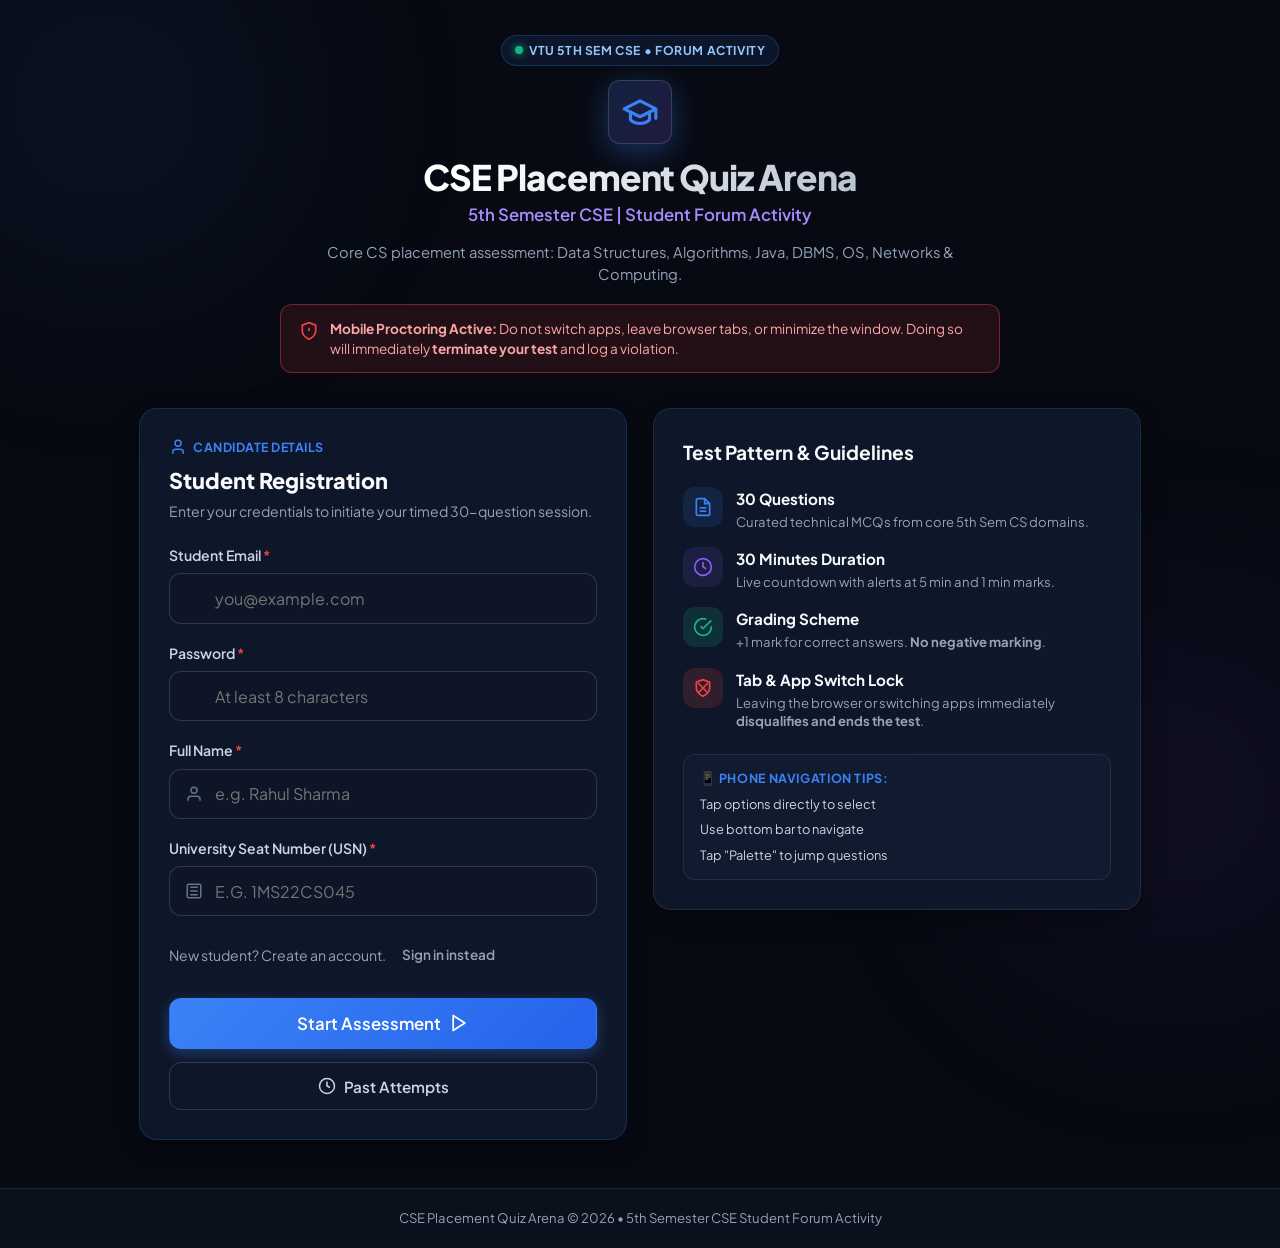
<file: index.html>
<!DOCTYPE html>
<html lang="en">
<head>
  <meta charset="UTF-8">
  <meta name="viewport" content="width=device-width, initial-scale=1.0, maximum-scale=5.0, viewport-fit=cover">
  <meta name="theme-color" content="#070a12">
  <meta name="apple-mobile-web-app-capable" content="yes">
  <meta name="apple-mobile-web-app-status-bar-style" content="black-translucent">
  <title>CSE Placement Quiz Arena | 5th Semester Placement Training</title>
  <meta name="description" content="Mobile-optimized placement-training MCQ quiz platform for 5th Semester CSE students with real-time countdown, strict tab-switch proctoring, thumb-friendly navigation, instant scoring, and answer review.">
  <!-- Google Fonts -->
  <link rel="preconnect" href="https://fonts.googleapis.com">
  <link rel="preconnect" href="https://fonts.gstatic.com" crossorigin>
  <link href="https://fonts.googleapis.com/css2?family=Plus+Jakarta+Sans:wght@400;500;600;700;800&family=JetBrains+Mono:wght@400;500;600&display=swap" rel="stylesheet">
  <link rel="stylesheet" href="style.css">
</head>
<body class="dark-theme">

  <!-- Ambient Backdrop Glows -->
  <div class="ambient-glow glow-top-left"></div>
  <div class="ambient-glow glow-bottom-right"></div>

  <!-- Notification Toast Container -->
  <div id="toastContainer" class="toast-container" aria-live="polite"></div>

  <!-- ========================================== -->
  <!-- SCREEN 1: REGISTRATION / LANDING PAGE     -->
  <!-- (Student-Only Access - No Admin Controls) -->
  <!-- ========================================== -->
  <section id="registrationScreen" class="screen active">
    <header class="landing-hero">
      <div class="hero-top-badge">
        <span class="pulse-indicator"></span>
        <span>VTU 5th Sem CSE • Forum Activity</span>
      </div>
      
      <div class="hero-logo-box">
        <div class="logo-shield">
          <svg width="38" height="38" viewBox="0 0 24 24" fill="none" stroke="currentColor" stroke-width="2" stroke-linecap="round" stroke-linejoin="round">
            <path d="M22 10v6M2 10l10-5 10 5-10 5z"/>
            <path d="M6 12v5c3 3 9 3 12 0v-5"/>
          </svg>
        </div>
      </div>

      <h1 class="hero-headline">CSE Placement Quiz Arena</h1>
      <p class="hero-subheadline">5th Semester CSE | Student Forum Activity</p>
      <p class="hero-brief">Core CS placement assessment: Data Structures, Algorithms, Java, DBMS, OS, Networks &amp; Computing.</p>
      
      <!-- Anti-Cheating Protocol Notice for Mobile -->
      <div class="proctoring-alert-banner">
        <svg width="20" height="20" viewBox="0 0 24 24" fill="none" stroke="currentColor" stroke-width="2"><path d="M12 22s8-4 8-10V5l-8-3-8 3v7c0 6 8 10 8 10z"/><line x1="12" y1="8" x2="12" y2="12"/><line x1="12" y1="16" x2="12.01" y2="16"/></svg>
        <span><strong>Mobile Proctoring Active:</strong> Do not switch apps, leave browser tabs, or minimize the window. Doing so will immediately <strong>terminate your test</strong> and log a violation.</span>
      </div>
    </header>

    <main class="landing-content">
      <!-- Registration Card -->
      <div class="card registration-card">
        <div class="card-badge">
          <svg width="18" height="18" viewBox="0 0 24 24" fill="none" stroke="currentColor" stroke-width="2"><path d="M19 21v-2a4 4 0 0 0-4-4H9a4 4 0 0 0-4 4v2"/><circle cx="12" cy="7" r="4"/></svg>
          <span>Candidate Details</span>
        </div>
        <h2 class="form-title">Student Registration</h2>
        <p class="form-instructions">Enter your credentials to initiate your timed 30-question session.</p>

        <form id="registrationForm" novalidate>
          <div class="form-field">
            <label for="studentEmailInput">Student Email <span class="required-star">*</span></label>
            <div class="input-container">
              <input type="email" id="studentEmailInput" placeholder="you@example.com" autocomplete="email" required>
            </div>
          </div>

          <div class="form-field">
            <label for="studentPasswordInput">Password <span class="required-star">*</span></label>
            <div class="input-container">
              <input type="password" id="studentPasswordInput" placeholder="At least 8 characters" autocomplete="current-password" minlength="8" required>
            </div>
          </div>

          <div class="form-field">
            <label for="studentNameInput">Full Name <span class="required-star">*</span></label>
            <div class="input-container">
              <svg class="field-icon" width="18" height="18" viewBox="0 0 24 24" fill="none" stroke="currentColor" stroke-width="2"><path d="M20 21v-2a4 4 0 0 0-4-4H8a4 4 0 0 0-4 4v2"/><circle cx="12" cy="7" r="4"/></svg>
              <input type="text" id="studentNameInput" placeholder="e.g. Rahul Sharma" autocomplete="name" required inputmode="text">
            </div>
            <div id="nameError" class="validation-message">Please enter your full name (minimum 2 characters).</div>
          </div>

          <div class="form-field">
            <label for="studentUSNInput">University Seat Number (USN) <span class="required-star">*</span></label>
            <div class="input-container">
              <svg class="field-icon" width="18" height="18" viewBox="0 0 24 24" fill="none" stroke="currentColor" stroke-width="2"><rect width="18" height="18" x="3" y="3" rx="2"/><path d="M7 7h10"/><path d="M7 12h10"/><path d="M7 17h10"/></svg>
              <input type="text" id="studentUSNInput" placeholder="e.g. 1MS22CS045" autocomplete="off" required autocapitalize="characters" style="text-transform: uppercase;">
            </div>
            <div id="usnError" class="validation-message">Please enter a valid USN.</div>
          </div>

          <p class="form-instructions" style="margin-top: 0.5rem;">
            <span id="studentAuthModeLabel">New student? Create an account.</span>
            <button type="button" id="studentAuthModeToggle" class="btn btn-ghost btn-sm">Sign in instead</button>
          </p>

          <div class="form-button-group">
            <button type="submit" id="startQuizBtn" class="btn btn-primary btn-cta btn-touch">
              <span>Start Assessment</span>
              <svg width="20" height="20" viewBox="0 0 24 24" fill="none" stroke="currentColor" stroke-width="2" stroke-linecap="round" stroke-linejoin="round"><polygon points="5 3 19 12 5 21 5 3"/></svg>
            </button>
            <button type="button" id="viewHistoryLandingBtn" class="btn btn-outline btn-touch">
              <svg width="18" height="18" viewBox="0 0 24 24" fill="none" stroke="currentColor" stroke-width="2"><circle cx="12" cy="12" r="10"/><polyline points="12 6 12 12 16 14"/></svg>
              <span>Past Attempts</span>
            </button>
          </div>
        </form>

        <!-- Active Session Resume Banner -->
        <div id="resumeSessionBanner" class="resume-session-banner hidden">
          <div class="resume-icon">⚡</div>
          <div class="resume-info">
            <strong>Active Session Saved</strong>
            <p id="resumeSessionDetails">You have an ongoing test attempt stored on this device.</p>
          </div>
          <button id="resumeTestBtn" class="btn btn-accent btn-sm btn-touch">Resume</button>
        </div>
      </div>

      <!-- Test Rules & Information -->
      <div class="instructions-card card">
        <h3 class="instructions-header">Test Pattern &amp; Guidelines</h3>
        <div class="rules-grid">
          <div class="rule-box">
            <div class="rule-icon-circle blue-glow">
              <svg width="20" height="20" viewBox="0 0 24 24" fill="none" stroke="currentColor" stroke-width="2"><path d="M14 2H6a2 2 0 0 0-2 2v16a2 2 0 0 0 2 2h12a2 2 0 0 0 2-2V8z"/><polyline points="14 2 14 8 20 8"/><line x1="16" y1="13" x2="8" y2="13"/><line x1="16" y1="17" x2="8" y2="17"/></svg>
            </div>
            <div class="rule-info">
              <h4>30 Questions</h4>
              <p>Curated technical MCQs from core 5th Sem CS domains.</p>
            </div>
          </div>

          <div class="rule-box">
            <div class="rule-icon-circle purple-glow">
              <svg width="20" height="20" viewBox="0 0 24 24" fill="none" stroke="currentColor" stroke-width="2"><circle cx="12" cy="12" r="10"/><polyline points="12 6 12 12 16 14"/></svg>
            </div>
            <div class="rule-info">
              <h4>30 Minutes Duration</h4>
              <p>Live countdown with alerts at 5 min and 1 min marks.</p>
            </div>
          </div>

          <div class="rule-box">
            <div class="rule-icon-circle green-glow">
              <svg width="20" height="20" viewBox="0 0 24 24" fill="none" stroke="currentColor" stroke-width="2"><path d="M22 11.08V12a10 10 0 1 1-5.93-9.14"/><polyline points="22 4 12 14.01 9 11.01"/></svg>
            </div>
            <div class="rule-info">
              <h4>Grading Scheme</h4>
              <p>+1 mark for correct answers. <strong>No negative marking</strong>.</p>
            </div>
          </div>

          <div class="rule-box">
            <div class="rule-icon-circle rose-glow">
              <svg width="20" height="20" viewBox="0 0 24 24" fill="none" stroke="currentColor" stroke-width="2"><path d="M12 22s8-4 8-10V5l-8-3-8 3v7c0 6 8 10 8 10z"/><line x1="18" y1="6" x2="6" y2="18"/><line x1="6" y1="6" x2="18" y2="18"/></svg>
            </div>
            <div class="rule-info">
              <h4>Tab &amp; App Switch Lock</h4>
              <p>Leaving the browser or switching apps immediately <strong>disqualifies and ends the test</strong>.</p>
            </div>
          </div>
        </div>

        <div class="keyboard-tips-banner">
          <div class="kbd-title">📱 Phone Navigation Tips:</div>
          <div class="kbd-items">
            <span>Tap options directly to select</span>
            <span>Use bottom bar to navigate</span>
            <span>Tap "Palette" to jump questions</span>
          </div>
        </div>
      </div>
    </main>

    <!-- Clean Student Footer (No Admin Login Shown) -->
    <footer class="landing-footer">
      <div class="footer-inner" style="justify-content: center; text-align: center;">
        <span>CSE Placement Quiz Arena &copy; 2026 • 5th Semester CSE Student Forum Activity</span>
      </div>
    </footer>
  </section>

  <!-- ========================================== -->
  <!-- SCREEN 2: ACTIVE QUIZ ARENA (PHONE READY) -->
  <!-- ========================================== -->
  <section id="quizScreen" class="screen">
    <!-- Compact Sticky Mobile Top Navigation -->
    <header class="quiz-navbar">
      <div class="nav-branding">
        <div class="nav-logo">
          <svg width="20" height="20" viewBox="0 0 24 24" fill="none" stroke="currentColor" stroke-width="2"><path d="M22 10v6M2 10l10-5 10 5-10 5z"/><path d="M6 12v5c3 3 9 3 12 0v-5"/></svg>
        </div>
        <div class="candidate-pill-compact">
          <span id="headerCandidateName" class="cand-name-val">Candidate</span>
          <span id="headerCandidateUSN" class="cand-usn-val">USN</span>
        </div>
      </div>

      <!-- Live Proctoring Status Pill -->
      <div class="proctor-pill">
        <span class="proctor-dot"></span>
        <span class="proctor-text">Locked</span>
      </div>

      <!-- Live Timer Badge -->
      <div class="timer-badge-container">
        <div id="liveTimerBadge" class="timer-badge">
          <svg class="timer-clock-icon" width="16" height="16" viewBox="0 0 24 24" fill="none" stroke="currentColor" stroke-width="2"><circle cx="12" cy="12" r="10"/><polyline points="12 6 12 12 16 14"/></svg>
          <span id="timerDisplay" class="timer-clock">30:00</span>
        </div>
      </div>

      <div class="nav-actions">
        <button id="topSubmitBtn" class="btn btn-danger btn-sm btn-touch">
          <span>Submit</span>
        </button>
      </div>
    </header>

    <!-- Sub-Header Progress Track for Phone -->
    <div class="mobile-sub-header">
      <div class="mobile-meta-row">
        <div class="meta-left">
          <span id="questionCounterPill" class="meta-pill pill-primary">Q1 / 30</span>
          <span id="questionTopicPill" class="meta-pill pill-topic">Topic</span>
        </div>
        <div class="meta-right">
          <span id="answeredCounterText" class="answered-text">0 / 30</span>
        </div>
      </div>
      <div class="linear-progress-wrapper" aria-label="Assessment Progress">
        <div id="quizProgressBar" class="linear-progress-fill" style="width: 0%;"></div>
      </div>
    </div>

    <!-- Quiz Workspace Layout -->
    <div class="quiz-body-container">
      
      <!-- Current Question Workspace -->
      <main class="question-workspace">
        <!-- Question Statement & Options Card -->
        <div class="card question-card">
          <div class="question-header-row">
            <span class="q-seq-num" id="qSequencePrefix">Q1.</span>
            <h2 id="qStatement" class="q-statement-text">Loading question text...</h2>
          </div>

          <!-- 4 Options Grid -->
          <div id="optionsGrid" class="options-container" role="radiogroup" aria-label="Question Multiple Choice Options">
            <!-- Dynamic 4 Options -->
          </div>
        </div>

        <!-- Inline Desktop / Tablet Action Buttons (also accessible above sticky footer) -->
        <div class="workspace-nav-bar inline-desktop-nav">
          <div class="nav-group-left">
            <button id="prevBtn" class="btn btn-secondary btn-touch" disabled>
              <svg width="18" height="18" viewBox="0 0 24 24" fill="none" stroke="currentColor" stroke-width="2"><polyline points="15 18 9 12 15 6"/></svg>
              <span>Previous</span>
            </button>
            <button id="clearBtn" class="btn btn-ghost btn-touch" title="Clear your selected answer for this question">
              <svg width="16" height="16" viewBox="0 0 24 24" fill="none" stroke="currentColor" stroke-width="2"><circle cx="12" cy="12" r="10"/><line x1="15" y1="9" x2="9" y2="15"/><line x1="9" y1="9" x2="15" y2="15"/></svg>
              <span>Clear Answer</span>
            </button>
          </div>

          <div class="nav-group-right">
            <button id="nextBtn" class="btn btn-primary btn-touch">
              <span id="nextBtnText">Save &amp; Next</span>
              <svg width="18" height="18" viewBox="0 0 24 24" fill="none" stroke="currentColor" stroke-width="2"><polyline points="9 18 15 12 9 6"/></svg>
            </button>
          </div>
        </div>
      </main>

      <!-- Question Palette (Desktop Sidebar / Mobile Bottom Sheet) -->
      <aside id="paletteSidebar" class="palette-sidebar">
        <div class="palette-overlay-backdrop" id="paletteOverlayBackdrop"></div>
        <div class="card palette-card">
          <div class="drawer-handle-bar">
            <span class="drawer-drag-pill"></span>
          </div>

          <div class="palette-top">
            <div class="palette-heading">
              <svg width="18" height="18" viewBox="0 0 24 24" fill="none" stroke="currentColor" stroke-width="2"><rect x="3" y="3" width="7" height="7"/><rect x="14" y="3" width="7" height="7"/><rect x="14" y="14" width="7" height="7"/><rect x="3" y="14" width="7" height="7"/></svg>
              <h3>Question Palette</h3>
            </div>
            <button id="mobilePaletteCloseBtn" class="btn-palette-close" aria-label="Close Palette">&times;</button>
          </div>

          <!-- Summary Indicator Chips -->
          <div class="palette-counters-row">
            <div class="p-counter chip-answered">
              <span id="paletteAnsweredCount" class="counter-val">0</span>
              <span class="counter-name">Answered</span>
            </div>
            <div class="p-counter chip-visited">
              <span id="paletteVisitedCount" class="counter-val">0</span>
              <span class="counter-name">Visited</span>
            </div>
            <div class="p-counter chip-unvisited">
              <span id="paletteUnvisitedCount" class="counter-val">30</span>
              <span class="counter-name">Not Visited</span>
            </div>
          </div>

          <!-- 30 Questions Grid -->
          <div id="paletteGrid" class="palette-numbers-grid" role="navigation" aria-label="Jump to specific question">
            <!-- 30 buttons generated dynamically -->
          </div>

          <!-- Palette Legend -->
          <div class="palette-legend-box">
            <div class="legend-row">
              <div class="legend-entry"><span class="legend-circle bg-current"></span> Current</div>
              <div class="legend-entry"><span class="legend-circle bg-answered"></span> Answered</div>
            </div>
            <div class="legend-row">
              <div class="legend-entry"><span class="legend-circle bg-visited"></span> Visited</div>
              <div class="legend-entry"><span class="legend-circle bg-unvisited"></span> Unvisited</div>
            </div>
          </div>

          <!-- Final Submit Button -->
          <div class="palette-footer-actions">
            <button id="sidebarSubmitBtn" class="btn btn-danger btn-full btn-touch">
              <svg width="18" height="18" viewBox="0 0 24 24" fill="none" stroke="currentColor" stroke-width="2"><polyline points="20 6 9 17 4 12"/></svg>
              <span>Submit Entire Test</span>
            </button>
          </div>
        </div>
      </aside>
    </div>

    <!-- ========================================== -->
    <!-- PHONE STICKY BOTTOM ACTION TOOLBAR         -->
    <!-- Thumb-friendly mobile navigation bar       -->
    <!-- ========================================== -->
    <nav class="mobile-bottom-nav-bar" aria-label="Mobile Navigation Toolbar">
      <button id="mobileFooterPrevBtn" class="mobile-nav-btn" disabled>
        <svg width="20" height="20" viewBox="0 0 24 24" fill="none" stroke="currentColor" stroke-width="2"><polyline points="15 18 9 12 15 6"/></svg>
        <span>Prev</span>
      </button>

      <button id="mobileFooterPaletteBtn" class="mobile-palette-pill-btn">
        <svg width="18" height="18" viewBox="0 0 24 24" fill="none" stroke="currentColor" stroke-width="2"><rect x="3" y="3" width="7" height="7"/><rect x="14" y="3" width="7" height="7"/><rect x="14" y="14" width="7" height="7"/><rect x="3" y="14" width="7" height="7"/></svg>
        <span id="mobileFooterPaletteText">Palette Q1</span>
        <span id="mobileFooterCountBadge" class="mobile-count-badge">0/30</span>
      </button>

      <button id="mobileFooterClearBtn" class="mobile-clear-icon-btn" title="Clear selection">
        <svg width="18" height="18" viewBox="0 0 24 24" fill="none" stroke="currentColor" stroke-width="2"><circle cx="12" cy="12" r="10"/><line x1="15" y1="9" x2="9" y2="15"/><line x1="9" y1="9" x2="15" y2="15"/></svg>
      </button>

      <button id="mobileFooterNextBtn" class="mobile-nav-btn btn-nav-primary">
        <span id="mobileFooterNextText">Next</span>
        <svg width="20" height="20" viewBox="0 0 24 24" fill="none" stroke="currentColor" stroke-width="2"><polyline points="9 18 15 12 9 6"/></svg>
      </button>
    </nav>
  </section>

  <!-- ========================================== -->
  <!-- SCREEN 3: TAB-SWITCH VIOLATION SCREEN      -->
  <!-- ========================================== -->
  <section id="violationScreen" class="screen">
    <div class="violation-container">
      <div class="card violation-card">
        <div class="violation-icon-box">
          <svg width="44" height="44" viewBox="0 0 24 24" fill="none" stroke="currentColor" stroke-width="2" stroke-linecap="round" stroke-linejoin="round">
            <path d="M12 22s8-4 8-10V5l-8-3-8 3v7c0 6 8 10 8 10z"/>
            <line x1="12" y1="8" x2="12" y2="12"/>
            <line x1="12" y1="16" x2="12.01" y2="16"/>
          </svg>
        </div>

        <h1 class="violation-title">Assessment Terminated</h1>
        <p class="violation-subtitle">Proctoring Rule Violation: Phone App / Tab Switch Detected</p>

        <div class="violation-details-card">
          <div class="v-row">
            <span>Candidate:</span>
            <strong id="violationCandidateName">Candidate</strong>
          </div>
          <div class="v-row">
            <span>USN:</span>
            <strong id="violationCandidateUSN">USN</strong>
          </div>
          <div class="v-row">
            <span>Timestamp:</span>
            <strong id="violationTimeVal" class="text-rose">Timestamp</strong>
          </div>
          <div class="v-row">
            <span>Status:</span>
            <span class="badge-pill pill-violation">Disqualified &amp; Auto-Submitted</span>
          </div>
          <div class="v-row">
            <span>Score Recorded:</span>
            <strong id="violationScoreVal" class="text-amber">0 / 30</strong>
          </div>
        </div>

        <div class="violation-warning-alert">
          <strong>Security Logging Notice:</strong> You switched browser tabs or left the active examination app. In accordance with university forum testing policy, your test session has been terminated and logged to the <strong>Faculty Admin Portal</strong>.
        </div>

        <div class="violation-button-row">
          <button id="viewViolationScorecardBtn" class="btn btn-primary btn-full btn-touch">
            <svg width="18" height="18" viewBox="0 0 24 24" fill="none" stroke="currentColor" stroke-width="2"><path d="M2 12s3-7 10-7 10 7 10 7-3 7-10 7-10-7-10-7Z"/><circle cx="12" cy="12" r="3"/></svg>
            <span>View Recorded Scorecard &amp; Review</span>
          </button>
          <button id="returnHomeViolationBtn" class="btn btn-outline btn-full btn-touch">
            <svg width="18" height="18" viewBox="0 0 24 24" fill="none" stroke="currentColor" stroke-width="2"><path d="m3 9 9-7 9 7v11a2 2 0 0 1-2 2H5a2 2 0 0 1-2-2z"/><polyline points="9 22 9 12 15 12 15 22"/></svg>
            <span>Return to Landing Screen</span>
          </button>
        </div>
      </div>
    </div>
  </section>

  <!-- ========================================== -->
  <!-- SCREEN 4: RESULT DASHBOARD                 -->
  <!-- ========================================== -->
  <section id="resultScreen" class="screen">
    <div class="result-wrapper">
      
      <!-- Top Result Hero Card -->
      <div class="card result-hero-card">
        <div class="hero-flex">
          <div class="hero-candidate-info">
            <div class="scorecard-chip" id="resultCardTypeChip">OFFICIAL PERFORMANCE REPORT</div>
            <h1 id="resultStudentName" class="candidate-result-name">Student Name</h1>
            <div class="candidate-meta-badges">
              <span class="meta-tag">
                <svg width="14" height="14" viewBox="0 0 24 24" fill="none" stroke="currentColor" stroke-width="2"><rect width="18" height="18" x="3" y="3" rx="2"/><path d="M7 7h10"/><path d="M7 12h10"/><path d="M7 17h10"/></svg>
                <strong id="resultStudentUSN">1MS22CS000</strong>
              </span>
              <span class="meta-tag">
                <svg width="14" height="14" viewBox="0 0 24 24" fill="none" stroke="currentColor" stroke-width="2"><rect width="18" height="18" x="3" y="4" rx="2" ry="2"/><line x1="16" y1="2" x2="16" y2="6"/><line x1="8" y1="2" x2="8" y2="6"/><line x1="3" y1="10" x2="21" y2="10"/></svg>
                <span id="resultAttemptTimestamp">Attempt Date</span>
              </span>
              <span class="meta-tag">
                <svg width="14" height="14" viewBox="0 0 24 24" fill="none" stroke="currentColor" stroke-width="2"><circle cx="12" cy="12" r="10"/><polyline points="12 6 12 12 16 14"/></svg>
                <span>Time: <strong id="resultDuration">00:00</strong></span>
              </span>
            </div>
          </div>

          <!-- Circular Score Ring Visual -->
          <div class="score-ring-container">
            <svg class="score-ring-svg" viewBox="0 0 160 160">
              <circle class="ring-bg" cx="80" cy="80" r="68"></circle>
              <circle id="scoreRingProgress" class="ring-progress" cx="80" cy="80" r="68" stroke-dasharray="427.26" stroke-dashoffset="427.26"></circle>
            </svg>
            <div class="ring-center-stats">
              <span id="resultScoreNum" class="ring-score">0</span>
              <span class="ring-divider">/ 30</span>
              <span id="resultPercentageNum" class="ring-percentage">0%</span>
            </div>
          </div>
        </div>

        <!-- Performance Verdict Banner -->
        <div id="verdictBanner" class="verdict-banner-box">
          <div id="verdictEmoji" class="verdict-icon">🏆</div>
          <div class="verdict-text-group">
            <h3 id="verdictHeading" class="verdict-heading">Evaluation Verdict</h3>
            <p id="verdictDescription" class="verdict-description">Your performance summary.</p>
          </div>
        </div>
      </div>

      <!-- 4 Metric Cards -->
      <div class="metrics-dashboard-grid">
        <div class="card metric-tile card-accent-blue">
          <div class="metric-icon icon-blue">
            <svg width="22" height="22" viewBox="0 0 24 24" fill="none" stroke="currentColor" stroke-width="2"><path d="M14 2H6a2 2 0 0 0-2 2v16a2 2 0 0 0 2 2h12a2 2 0 0 0 2-2V8z"/><polyline points="14 2 14 8 20 8"/></svg>
          </div>
          <div class="metric-body">
            <span class="metric-title">Total Score</span>
            <div class="metric-value"><strong id="metricTotalScore">0</strong> <span class="metric-sub">/ 30</span></div>
          </div>
        </div>

        <div class="card metric-tile card-accent-purple">
          <div class="metric-icon icon-purple">
            <svg width="22" height="22" viewBox="0 0 24 24" fill="none" stroke="currentColor" stroke-width="2"><path d="M22 12h-4l-3 9L9 3l-3 9H2"/></svg>
          </div>
          <div class="metric-body">
            <span class="metric-title">Accuracy Rate</span>
            <div class="metric-value"><strong id="metricAccuracy">0%</strong></div>
          </div>
        </div>

        <div class="card metric-tile card-accent-green">
          <div class="metric-icon icon-green">
            <svg width="22" height="22" viewBox="0 0 24 24" fill="none" stroke="currentColor" stroke-width="2"><path d="M22 11.08V12a10 10 0 1 1-5.93-9.14"/><polyline points="22 4 12 14.01 9 11.01"/></svg>
          </div>
          <div class="metric-body">
            <span class="metric-title">Correct</span>
            <div class="metric-value text-green"><strong id="metricCorrectAnswers">0</strong></div>
          </div>
        </div>

        <div class="card metric-tile card-accent-rose">
          <div class="metric-icon icon-rose">
            <svg width="22" height="22" viewBox="0 0 24 24" fill="none" stroke="currentColor" stroke-width="2"><circle cx="12" cy="12" r="10"/><line x1="15" y1="9" x2="9" y2="15"/><line x1="9" y1="9" x2="15" y2="15"/></svg>
          </div>
          <div class="metric-body">
            <span class="metric-title">Incorrect / Skipped</span>
            <div class="metric-value">
              <span class="text-rose" id="metricIncorrectAnswers">0</span>
              <span class="metric-slash">/</span>
              <span class="text-amber" id="metricSkippedAnswers">0</span>
            </div>
          </div>
        </div>
      </div>

      <!-- Action Navigation Toolbar -->
      <div class="results-toolbar">
        <a href="#detailedReviewSection" class="btn btn-primary btn-touch">
          <svg width="18" height="18" viewBox="0 0 24 24" fill="none" stroke="currentColor" stroke-width="2"><path d="M2 12s3-7 10-7 10 7 10 7-3 7-10 7-10-7-10-7Z"/><circle cx="12" cy="12" r="3"/></svg>
          <span>Review Detailed Answers</span>
        </a>
        <button id="retakeQuizBtn" class="btn btn-accent btn-touch">
          <svg width="18" height="18" viewBox="0 0 24 24" fill="none" stroke="currentColor" stroke-width="2"><path d="M21 2v6h-6"/><path d="M3 12a9 9 0 0 1 15-6.7L21 8"/><path d="M3 22v-6h6"/><path d="M21 12a9 9 0 0 1-15 6.7L3 16"/></svg>
          <span>Retake Quiz</span>
        </button>
        <button id="viewHistoryFromResultsBtn" class="btn btn-outline btn-touch">
          <svg width="18" height="18" viewBox="0 0 24 24" fill="none" stroke="currentColor" stroke-width="2"><circle cx="12" cy="12" r="10"/><polyline points="12 6 12 12 16 14"/></svg>
          <span>Attempt History</span>
        </button>
        <button id="printScorecardBtn" class="btn btn-ghost btn-touch">
          <svg width="18" height="18" viewBox="0 0 24 24" fill="none" stroke="currentColor" stroke-width="2"><polyline points="6 9 6 2 18 2 18 9"/><path d="M6 18H4a2 2 0 0 1-2-2v-5a2 2 0 0 1 2-2h16a2 2 0 0 1 2 2v5a2 2 0 0 1-2 2h-2"/><rect width="12" height="8" x="6" y="14"/></svg>
          <span>Print Scorecard</span>
        </button>
      </div>

      <!-- ========================================== -->
      <!-- SECTION: DETAILED ANSWER REVIEW            -->
      <!-- ========================================== -->
      <section id="detailedReviewSection" class="review-zone">
        <div class="card review-toolbar-card">
          <div class="review-title-wrap">
            <span class="meta-pill pill-primary">FACULTY ANSWER KEY &amp; EXPLANATIONS</span>
            <h2 class="review-main-title">Answer Key &amp; Conceptual Review</h2>
            <p class="review-subtitle">Examine the official faculty answer key, compare your choices, and study the underlying computer science principles.</p>
          </div>

          <!-- Review Filters -->
          <div class="review-filter-actions">
            <div class="filter-pills-row" role="tablist" aria-label="Review filter options">
              <button class="filter-tab active" data-filter="all">
                All (<span id="filterCountAll">30</span>)
              </button>
              <button class="filter-tab tab-correct" data-filter="correct">
                ✓ Correct (<span id="filterCountCorrect">0</span>)
              </button>
              <button class="filter-tab tab-incorrect" data-filter="incorrect">
                ✗ Incorrect (<span id="filterCountIncorrect">0</span>)
              </button>
              <button class="filter-tab tab-unanswered" data-filter="unanswered">
                ○ Skipped (<span id="filterCountUnanswered">0</span>)
              </button>
            </div>

            <button id="toggleAllExplanationsBtn" class="btn btn-sm btn-outline btn-touch">
              <svg width="14" height="14" viewBox="0 0 24 24" fill="none" stroke="currentColor" stroke-width="2"><polyline points="7 13 12 18 17 13"/><polyline points="7 6 12 11 17 6"/></svg>
              <span>Expand All Explanations</span>
            </button>
          </div>
        </div>

        <!-- Dynamic Review List -->
        <div id="reviewCardsList" class="review-cards-list">
          <!-- 30 review cards generated dynamically -->
        </div>
      </section>

    </div>
  </section>

  <!-- ========================================== -->
  <!-- MODAL: TEST SUBMIT CONFIRMATION            -->
  <!-- ========================================== -->
  <div id="submitConfirmationModal" class="modal-overlay" role="dialog" aria-modal="true" aria-labelledby="confirmTitle">
    <div class="card modal-content-box">
      <div class="modal-icon-header amber-badge">
        <svg width="28" height="28" viewBox="0 0 24 24" fill="none" stroke="currentColor" stroke-width="2"><circle cx="12" cy="12" r="10"/><line x1="12" y1="8" x2="12" y2="12"/><line x1="12" y1="16" x2="12.01" y2="16"/></svg>
      </div>

      <h3 id="confirmTitle" class="modal-heading">Submit Assessment?</h3>
      <p class="modal-caption">Please review your submission status below before ending the session.</p>

      <div class="submission-stats-card">
        <div class="sub-stat-row">
          <span>Answered Questions:</span>
          <strong id="confirmAnsweredVal" class="text-green">0 / 30</strong>
        </div>
        <div class="sub-stat-row">
          <span>Unanswered Questions:</span>
          <strong id="confirmUnansweredVal" class="text-amber">0 / 30</strong>
        </div>
        <div class="sub-stat-row">
          <span>Time Remaining:</span>
          <strong id="confirmTimeLeftVal" class="text-blue">00:00</strong>
        </div>
      </div>

      <div id="unansweredWarningAlert" class="alert-box-warning hidden">
        ⚠️ Warning: You have unattempted questions! Unanswered questions receive 0 marks.
      </div>

      <div class="modal-button-row">
        <button id="cancelSubmitModalBtn" class="btn btn-secondary btn-touch">Keep Testing</button>
        <button id="finalizeSubmitModalBtn" class="btn btn-danger btn-touch">Confirm &amp; Submit</button>
      </div>
    </div>
  </div>

  <!-- ========================================== -->
  <!-- MODAL: ATTEMPT HISTORY                     -->
  <!-- ========================================== -->
  <div id="historyModal" class="modal-overlay" role="dialog" aria-modal="true" aria-labelledby="historyTitle">
    <div class="card modal-content-box modal-wide">
      <div class="modal-top-bar">
        <div class="history-header-title">
          <div class="modal-icon-header purple-badge">
            <svg width="22" height="22" viewBox="0 0 24 24" fill="none" stroke="currentColor" stroke-width="2"><circle cx="12" cy="12" r="10"/><polyline points="12 6 12 12 16 14"/></svg>
          </div>
          <div>
            <h3 id="historyTitle" class="modal-heading">Attempt History</h3>
            <p class="modal-caption">Performance log stored securely in your browser's LocalStorage.</p>
          </div>
        </div>
        <button id="closeHistoryModalBtn" class="modal-close-btn" aria-label="Close modal">&times;</button>
      </div>

      <!-- Historical Aggregate Stats -->
      <div class="history-stats-banner">
        <div class="h-stat-tile">
          <span class="h-stat-label">Total Attempts</span>
          <strong id="histTotalAttemptsCount" class="h-stat-num">0</strong>
        </div>
        <div class="h-stat-tile">
          <span class="h-stat-label">Highest Score</span>
          <strong id="histHighestScoreVal" class="h-stat-num text-green">0 / 30</strong>
        </div>
        <div class="h-stat-tile">
          <span class="h-stat-label">Average</span>
          <strong id="histAvgAccuracyVal" class="h-stat-num text-blue">0%</strong>
        </div>
      </div>

      <!-- History Records Container -->
      <div id="historyTableContainer" class="history-records-wrapper">
        <!-- Generated dynamically via JS -->
      </div>

      <div class="modal-footer-toolbar">
        <button id="clearHistoryBtn" class="btn btn-ghost text-rose btn-touch">
          <svg width="16" height="16" viewBox="0 0 24 24" fill="none" stroke="currentColor" stroke-width="2"><polyline points="3 6 5 6 21 6"/><path d="M19 6v14a2 2 0 0 1-2 2H7a2 2 0 0 1-2-2V6m3 0V4a2 2 0 0 1 2-2h4a2 2 0 0 1 2 2v2"/></svg>
          <span>Clear History</span>
        </button>
        <button id="closeHistoryFooterBtn" class="btn btn-secondary btn-touch">Close</button>
      </div>
    </div>
  </div>

  <!-- JavaScript Modules -->
  <script type="module" src="cloud-client.js"></script>
  <script src="questions.js"></script>
  <script src="script.js"></script>
</body>
</html>
</file>
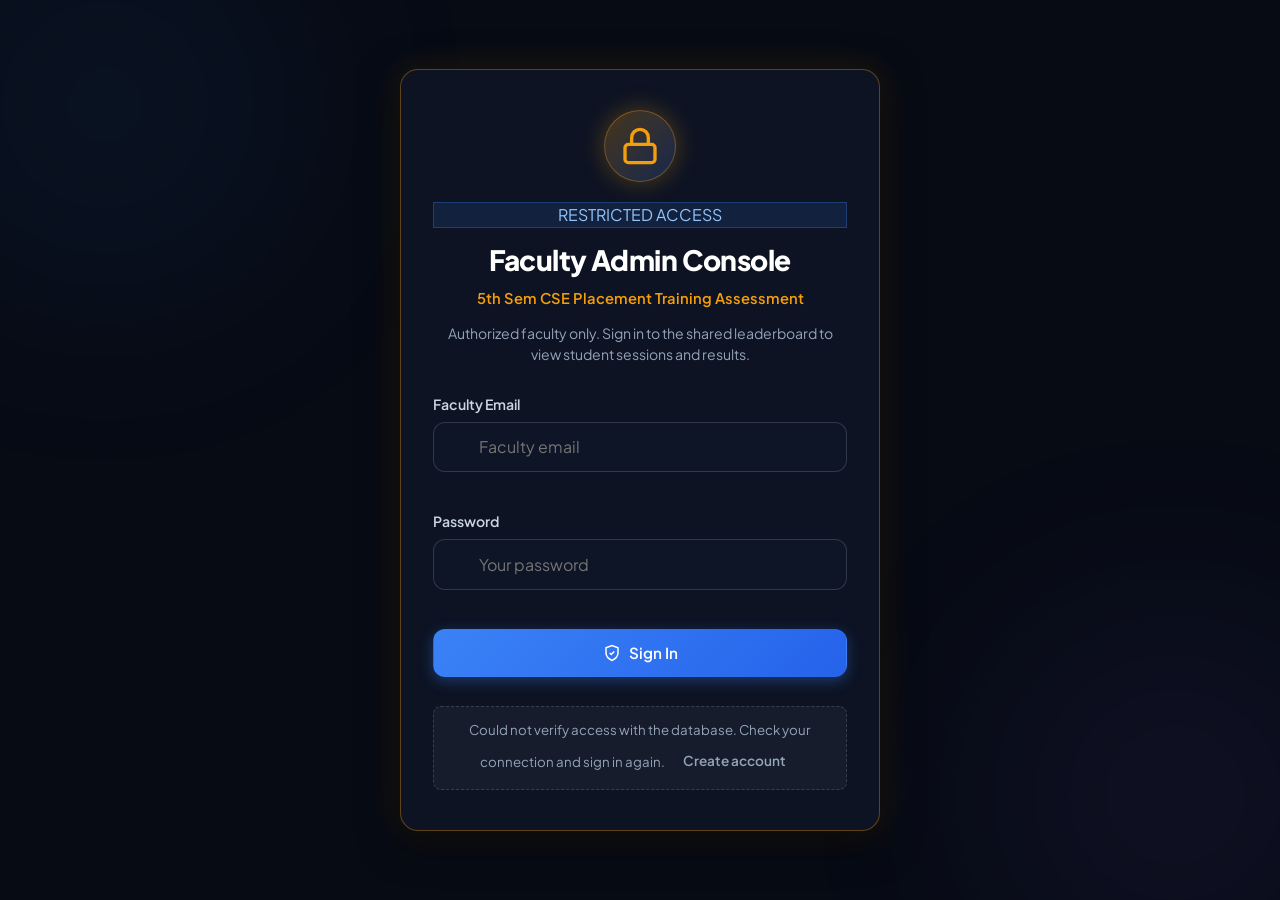
<file: admin.html>
<!DOCTYPE html>
<html lang="en">
<head>
  <meta charset="UTF-8">
  <meta name="viewport" content="width=device-width, initial-scale=1.0, maximum-scale=5.0, viewport-fit=cover">
  <meta name="theme-color" content="#070b14">
  <title>Faculty Admin Console | CSE Placement Quiz Arena</title>
  <meta name="description" content="Official Faculty and Administrator Console for monitoring live placement quiz attempts, tracking proctoring violations, reviewing student answer sheets, and analyzing question-level performance.">
  <!-- Fonts -->
  <link rel="preconnect" href="https://fonts.googleapis.com">
  <link rel="preconnect" href="https://fonts.gstatic.com" crossorigin>
  <link href="https://fonts.googleapis.com/css2?family=Plus+Jakarta+Sans:wght@400;500;600;700;800&family=JetBrains+Mono:wght@400;500;600&display=swap" rel="stylesheet">
  <link rel="stylesheet" href="style.css">
  <link rel="stylesheet" href="admin.css">
</head>
<body class="dark-theme admin-body">

  <!-- Ambient Glows -->
  <div class="ambient-glow glow-top-left"></div>
  <div class="ambient-glow glow-bottom-right"></div>

  <!-- Notification Toast Container -->
  <div id="toastContainer" class="toast-container" aria-live="polite"></div>

  <!-- ========================================== -->
  <!-- FACULTY LOGIN GATE / SECURITY SCREEN       -->
  <!-- ========================================== -->
  <div id="adminAuthGate" class="admin-auth-screen">
    <div class="card admin-auth-card">
      <div class="admin-auth-icon">
        <svg width="40" height="40" viewBox="0 0 24 24" fill="none" stroke="currentColor" stroke-width="2" stroke-linecap="round" stroke-linejoin="round">
          <rect width="18" height="11" x="3" y="11" rx="2" ry="2"/>
          <path d="M7 11V7a5 5 0 0 1 10 0v4"/>
        </svg>
      </div>

      <div class="badge-pill pill-primary" style="margin-bottom: 0.6rem;">RESTRICTED ACCESS</div>
      <h1 class="auth-title">Faculty Admin Console</h1>
      <p class="auth-subtitle">5th Sem CSE Placement Training Assessment</p>
      <p class="auth-desc">Authorized faculty only. Sign in to the shared leaderboard to view student sessions and results.</p>

      <form id="adminAuthForm" class="auth-form" novalidate>
        <div class="form-field">
          <label for="adminEmailInput">Faculty Email</label>
          <div class="input-container">
            <input type="email" id="adminEmailInput" placeholder="Faculty email" autocomplete="username" required>
          </div>
        </div>

        <div class="form-field">
          <label for="adminPasswordInput">Password</label>
          <div class="input-container">
            <input type="password" id="adminPasswordInput" placeholder="Your password" autocomplete="current-password" required minlength="8">
          </div>
        </div>

        <button type="submit" id="unlockAdminBtn" class="btn btn-primary btn-full btn-touch">
          <svg width="18" height="18" viewBox="0 0 24 24" fill="none" stroke="currentColor" stroke-width="2"><path d="M12 22s8-4 8-10V5l-8-3-8 3v7c0 6 8 10 8 10z"/><polyline points="9 12 11 14 15 10"/></svg>
          <span id="adminAuthSubmitLabel">Sign In</span>
        </button>

        <div class="pin-hint-box">
          <small id="adminAuthModeLabel">First time? Create an account with the authorized faculty email.</small>
          <button type="button" id="adminAuthModeToggle" class="btn btn-ghost btn-sm">Create account</button>
        </div>
      </form>
    </div>
  </div>

  <!-- ========================================== -->
  <!-- MAIN ADMIN CONSOLE CONTENT                 -->
  <!-- ========================================== -->
  <div id="adminMainWrapper" class="admin-wrapper hidden">

    <!-- ADMIN HEADER & MASTHEAD -->
    <header class="admin-top-bar">
      <div class="admin-brand">
        <div class="admin-crest">
          <svg width="24" height="24" viewBox="0 0 24 24" fill="none" stroke="currentColor" stroke-width="2" stroke-linecap="round" stroke-linejoin="round">
            <path d="M12 22s8-4 8-10V5l-8-3-8 3v7c0 6 8 10 8 10z"/>
            <path d="M9 12l2 2 4-4"/>
          </svg>
        </div>
        <div class="admin-brand-info">
          <div class="brand-line-one">
            <span class="admin-title">Faculty Admin Console</span>
            <span class="console-tag">RESTRICTED</span>
          </div>
          <span class="admin-subtitle">5th Sem CSE Placement Assessment • Real-Time Oversight</span>
        </div>
      </div>

      <!-- Live Sync Status -->
      <div class="live-sync-indicator">
        <span class="sync-dot"></span>
        <span class="sync-text" id="syncStatusText">Live Feed Active</span>
      </div>

      <!-- Global Toolbar Actions -->
      <div class="admin-actions-bar">
        <button id="exportCsvBtn" class="btn btn-primary btn-sm btn-touch">
          <svg width="15" height="15" viewBox="0 0 24 24" fill="none" stroke="currentColor" stroke-width="2"><path d="M21 15v4a2 2 0 0 1-2 2H5a2 2 0 0 1-2-2v-4"/><polyline points="7 10 12 15 17 10"/><line x1="12" y1="15" x2="12" y2="3"/></svg>
          <span>Export CSV</span>
        </button>
        <button id="refreshFeedBtn" class="btn btn-secondary btn-sm btn-touch" title="Manually refresh all session records">
          <svg width="15" height="15" viewBox="0 0 24 24" fill="none" stroke="currentColor" stroke-width="2"><path d="M21 2v6h-6"/><path d="M3 12a9 9 0 0 1 15-6.7L21 8"/><path d="M3 22v-6h6"/><path d="M21 12a9 9 0 0 1-15 6.7L3 16"/></svg>
          <span>Refresh</span>
        </button>
        <button id="lockAdminBtn" class="btn btn-outline btn-sm btn-touch" title="Lock Console">
          <svg width="15" height="15" viewBox="0 0 24 24" fill="none" stroke="currentColor" stroke-width="2"><rect width="18" height="11" x="3" y="11" rx="2" ry="2"/><path d="M7 11V7a5 5 0 0 1 10 0v4"/></svg>
          <span>Lock</span>
        </button>
        <button id="clearAllRecordsBtn" class="btn btn-ghost text-rose btn-sm btn-touch" title="Clear all shared candidate records">
          <svg width="15" height="15" viewBox="0 0 24 24" fill="none" stroke="currentColor" stroke-width="2"><polyline points="3 6 5 6 21 6"/><path d="M19 6v14a2 2 0 0 1-2 2H7a2 2 0 0 1-2-2V6m3 0V4a2 2 0 0 1 2-2h4a2 2 0 0 1 2 2v2"/></svg>
          <span>Reset</span>
        </button>
      </div>
    </header>

    <!-- MAIN ADMIN DASHBOARD CONTAINER -->
    <main class="admin-main-container">
      
      <!-- 6 Executive KPI Metric Tiles -->
      <section class="kpi-grid">
        <div class="card kpi-card border-blue">
          <div class="kpi-icon-box icon-blue">
            <svg width="24" height="24" viewBox="0 0 24 24" fill="none" stroke="currentColor" stroke-width="2"><path d="M17 21v-2a4 4 0 0 0-4-4H5a4 4 0 0 0-4 4v2"/><circle cx="9" cy="7" r="4"/><path d="M23 21v-2a4 4 0 0 0-3-3.87"/><path d="M16 3.13a4 4 0 0 1 0 7.75"/></svg>
          </div>
          <div class="kpi-details">
            <span class="kpi-label">Student Attempts</span>
            <strong id="kpiTotalCandidates" class="kpi-value">0</strong>
            <span class="kpi-hint">Live and completed attempts</span>
          </div>
        </div>

        <div class="card kpi-card border-purple">
          <div class="kpi-icon-box icon-purple">
            <svg width="24" height="24" viewBox="0 0 24 24" fill="none" stroke="currentColor" stroke-width="2"><circle cx="12" cy="8" r="7"/><polyline points="8.21 13.89 7 23 12 20 17 23 15.79 13.88"/></svg>
          </div>
          <div class="kpi-details">
            <span class="kpi-label">Class Average Score</span>
            <strong id="kpiAverageScore" class="kpi-value">0.0 <small>/ 30</small></strong>
            <span class="kpi-hint" id="kpiAveragePct">0.0% Mean Accuracy</span>
          </div>
        </div>

        <div class="card kpi-card border-green">
          <div class="kpi-icon-box icon-green">
            <svg width="24" height="24" viewBox="0 0 24 24" fill="none" stroke="currentColor" stroke-width="2"><polyline points="20 6 9 17 4 12"/></svg>
          </div>
          <div class="kpi-details">
            <span class="kpi-label">Placement Ready (27+)</span>
            <strong id="kpiPlacementReadyCount" class="kpi-value text-green">0</strong>
            <span class="kpi-hint" id="kpiPlacementReadyPct">0% of cohort</span>
          </div>
        </div>

        <div class="card kpi-card border-gold">
          <div class="kpi-icon-box icon-gold">
            <svg width="24" height="24" viewBox="0 0 24 24" fill="none" stroke="currentColor" stroke-width="2"><circle cx="12" cy="12" r="10"/><path d="m9 12 2 2 4-4"/></svg>
          </div>
          <div class="kpi-details">
            <span class="kpi-label">Cohort High Score</span>
            <strong id="kpiHighScore" class="kpi-value">0 <small>/ 30</small></strong>
            <span class="kpi-hint" id="kpiHighScoreStudent">Top Performer</span>
          </div>
        </div>

        <div class="card kpi-card border-rose">
          <div class="kpi-icon-box icon-rose">
            <svg width="24" height="24" viewBox="0 0 24 24" fill="none" stroke="currentColor" stroke-width="2"><circle cx="12" cy="12" r="10"/><line x1="12" y1="8" x2="12" y2="12"/><line x1="12" y1="16" x2="12.01" y2="16"/></svg>
          </div>
          <div class="kpi-details">
            <span class="kpi-label">Tab-Switch Violations</span>
            <strong id="kpiViolationCount" class="kpi-value text-rose">0</strong>
            <span class="kpi-hint">Terminated for cheating</span>
          </div>
        </div>

        <div class="card kpi-card border-emerald">
          <div class="kpi-icon-box icon-emerald">
            <svg width="24" height="24" viewBox="0 0 24 24" fill="none" stroke="currentColor" stroke-width="2"><circle cx="12" cy="12" r="10"/><polyline points="12 6 12 12 16 14"/></svg>
          </div>
          <div class="kpi-details">
            <span class="kpi-label">Live Active Sessions</span>
            <strong id="kpiActiveSessionsCount" class="kpi-value text-blue">0</strong>
            <span class="kpi-hint" id="kpiActiveDetails">No active candidate</span>
          </div>
        </div>
      </section>

      <!-- REAL-TIME ACTIVE SESSIONS BANNER -->
      <section id="activeSessionsSection" class="active-sessions-panel card hidden">
        <div class="panel-header-row">
          <div class="panel-title-group">
            <span class="pulse-indicator"></span>
            <h3 class="panel-title">Live Student Leaderboard</h3>
          </div>
          <span class="badge-pill pill-primary">Live Candidate Sync</span>
        </div>
        <div id="activeSessionsList" class="active-sessions-list">
          <!-- Generated dynamically via JS -->
        </div>
      </section>

      <!-- CANDIDATE DIRECTORY & SUBMISSIONS TABLE -->
      <section class="card directory-card">
        <div class="directory-toolbar">
          <div class="dir-title-box">
            <h2 class="dir-title">Candidate Assessment Log</h2>
            <p class="dir-desc">Complete chronological record of student submissions, scores, and proctoring logs.</p>
          </div>

          <div class="dir-controls">
            <!-- Search input -->
            <div class="dir-search-wrap">
              <svg class="search-icon" width="16" height="16" viewBox="0 0 24 24" fill="none" stroke="currentColor" stroke-width="2"><circle cx="11" cy="11" r="8"/><line x1="21" y1="21" x2="16.65" y2="16.65"/></svg>
              <input type="text" id="candidateSearchInput" placeholder="Search by Student Name or USN..." autocomplete="off">
            </div>

            <!-- Status Filter Pills -->
            <div class="dir-filters">
              <button class="dir-filter-tab active" data-filter="all">All (<span id="countTabAll">0</span>)</button>
              <button class="dir-filter-tab" data-filter="active">Live (<span id="countTabActive">0</span>)</button>
              <button class="dir-filter-tab" data-filter="completed">Completed (<span id="countTabCompleted">0</span>)</button>
              <button class="dir-filter-tab filter-disqualified" data-filter="disqualified">⚠️ Disqualified (<span id="countTabDisqualified">0</span>)</button>
              <button class="dir-filter-tab" data-filter="top">Placement Ready (<span id="countTabTop">0</span>)</button>
            </div>
          </div>
        </div>

        <!-- Candidate Submissions Table -->
        <div class="table-responsive">
          <table class="admin-table" id="candidatesTable">
            <thead>
              <tr>
                <th>ID</th>
                <th>Started</th>
                <th>Student Name</th>
                <th>USN</th>
                <th>Score (/30)</th>
                <th>Accuracy</th>
                <th>Duration</th>
                <th>Status / Progress</th>
                <th>Verdict</th>
                <th>Actions</th>
              </tr>
            </thead>
            <tbody id="candidatesTableBody">
              <!-- Dynamic rows -->
            </tbody>
          </table>
        </div>

        <!-- Empty State -->
        <div id="tableEmptyState" class="table-empty-box hidden">
          <div class="empty-icon">📂</div>
          <h3>No Assessment Records Found</h3>
          <p>No student submissions match your query. Students who take the quiz from the student portal will appear here in real time.</p>
        </div>
      </section>

      <!-- QUESTION-LEVEL ERROR & DIFFICULTY ANALYTICS -->
      <section class="card analytics-card">
        <div class="analytics-header">
          <div>
            <h3 class="analytics-title">Question-Level Performance &amp; Difficulty Matrix</h3>
            <p class="analytics-subtitle">Item analysis across all 30 syllabus questions to identify cohort knowledge gaps and challenging topics.</p>
          </div>
        </div>

        <div class="question-analytics-grid" id="questionAnalyticsGrid">
          <!-- 30 question cards generated dynamically -->
        </div>
      </section>

    </main>
  </div>

  <!-- ========================================== -->
  <!-- MODAL: CANDIDATE SUBMISSION INSPECTOR      -->
  <!-- ========================================== -->
  <div id="inspectorModal" class="modal-overlay" role="dialog" aria-modal="true" aria-labelledby="inspectorCandidateName">
    <div class="card modal-content-box modal-wide inspector-modal-box">
      <div class="inspector-header">
        <div>
          <span class="meta-pill pill-primary">CANDIDATE RESPONSE AUDIT</span>
          <h2 id="inspectorCandidateName" class="inspector-name">Candidate Name</h2>
          <div class="inspector-meta-row">
            <span class="inspector-meta-tag">USN: <strong id="inspectorCandidateUSN">USN</strong></span>
            <span class="inspector-meta-tag">Timestamp: <strong id="inspectorTimestamp">Date</strong></span>
            <span class="inspector-meta-tag">Time Taken: <strong id="inspectorDuration">Duration</strong></span>
            <span class="inspector-meta-tag">Score: <strong id="inspectorScore" class="text-green">0 / 30</strong> (<span id="inspectorPct">0%</span>)</span>
          </div>
        </div>
        <button id="closeInspectorModalBtn" class="modal-close-btn" aria-label="Close Inspector">&times;</button>
      </div>

      <div id="inspectorViolationNotice" class="alert-box-warning hidden" style="margin: 1rem 0;">
        ⚠️ <strong>Security Violation:</strong> This candidate was disqualified and auto-submitted for switching browser tabs or leaving the examination app.
      </div>

      <div class="inspector-body" id="inspectorQuestionsList">
        <!-- 30 question responses rendered dynamically -->
      </div>

      <div class="modal-footer-toolbar" style="margin-top: 1.5rem;">
        <button id="printInspectorSheetBtn" class="btn btn-secondary btn-touch">
          <svg width="15" height="15" viewBox="0 0 24 24" fill="none" stroke="currentColor" stroke-width="2"><polyline points="6 9 6 2 18 2 18 9"/><path d="M6 18H4a2 2 0 0 1-2-2v-5a2 2 0 0 1 2-2h16a2 2 0 0 1 2 2v5a2 2 0 0 1-2 2h-2"/><rect width="12" height="8" x="6" y="14"/></svg>
          <span>Print Audit Sheet</span>
        </button>
        <button id="closeInspectorFooterBtn" class="btn btn-primary btn-touch">Close</button>
      </div>
    </div>
  </div>

  <!-- Scripts -->
  <script type="module" src="cloud-client.js"></script>
  <script src="questions.js"></script>
  <script src="admin.js"></script>
</body>
</html>
</file>
<file: style.css>
/* ==========================================================================
   CSE PLACEMENT QUIZ ARENA - STYLESHEET
   Mobile-First & Fully Responsive Architecture (Phone, Tablet, Desktop)
   Dark Navy / Charcoal Theme with Electric Blue & Violet Accents
   Includes Strict Tab-Switching Proctoring & Native-App Style Mobile UI
   ========================================================================== */

:root {
  /* Color Palette */
  --bg-dark: #070a12;
  --bg-canvas: #0c1220;
  --bg-surface: #111a2e;
  --bg-surface-elevated: #16223b;
  --bg-card: rgba(17, 26, 46, 0.88);
  --bg-card-hover: rgba(22, 34, 59, 0.96);
  --bg-input: #0e1526;

  /* Accent Colors */
  --primary: #3b82f6;
  --primary-hover: #2563eb;
  --primary-glow: rgba(59, 130, 246, 0.35);
  --primary-subtle: rgba(59, 130, 246, 0.12);

  --violet: #8b5cf6;
  --violet-hover: #7c3aed;
  --violet-glow: rgba(139, 92, 246, 0.3);
  --violet-subtle: rgba(139, 92, 246, 0.12);

  --emerald: #10b981;
  --emerald-hover: #059669;
  --emerald-subtle: rgba(16, 185, 129, 0.15);
  --emerald-border: rgba(16, 185, 129, 0.4);

  --amber: #f59e0b;
  --amber-subtle: rgba(245, 158, 11, 0.15);
  --amber-border: rgba(245, 158, 11, 0.4);

  --rose: #ef4444;
  --rose-subtle: rgba(239, 68, 68, 0.15);
  --rose-border: rgba(239, 68, 68, 0.4);

  /* Text Colors */
  --text-main: #f8fafc;
  --text-secondary: #cbd5e1;
  --text-muted: #94a3b8;
  --text-dim: #64748b;

  /* Borders & Shadows */
  --border-subtle: rgba(255, 255, 255, 0.08);
  --border-medium: rgba(255, 255, 255, 0.15);
  --border-primary: rgba(59, 130, 246, 0.4);
  --shadow-sm: 0 2px 8px rgba(0, 0, 0, 0.3);
  --shadow-md: 0 8px 24px rgba(0, 0, 0, 0.4);
  --shadow-lg: 0 16px 40px rgba(0, 0, 0, 0.5);
  --shadow-glow: 0 0 25px var(--primary-glow);

  /* Radii */
  --radius-sm: 8px;
  --radius-md: 12px;
  --radius-lg: 18px;
  --radius-xl: 26px;
  --radius-full: 9999px;

  /* Typography */
  --font-sans: 'Plus Jakarta Sans', system-ui, -apple-system, sans-serif;
  --font-mono: 'JetBrains Mono', monospace;
  --transition: all 0.2s cubic-bezier(0.16, 1, 0.3, 1);
}

/* ==========================================================================
   RESET & MOBILE BASE STYLES
   ========================================================================== */

*, *::before, *::after {
  box-sizing: border-box;
  margin: 0;
  padding: 0;
  -webkit-tap-highlight-color: transparent;
}

html {
  scroll-behavior: smooth;
  font-size: 16px;
}

body {
  font-family: var(--font-sans);
  background-color: var(--bg-dark);
  color: var(--text-main);
  line-height: 1.55;
  min-height: 100vh;
  min-height: 100dvh;
  position: relative;
  overflow-x: hidden;
  -webkit-font-smoothing: antialiased;
}

/* Code badge snippet styling */
code, .code-snippet {
  font-family: var(--font-mono);
  background-color: rgba(59, 130, 246, 0.12);
  color: #93c5fd;
  padding: 0.15rem 0.45rem;
  border-radius: 4px;
  border: 1px solid rgba(59, 130, 246, 0.25);
  font-size: 0.9em;
  font-weight: 500;
  word-break: break-word;
}

/* Ambient Glow Blobs */
.ambient-glow {
  position: fixed;
  width: 450px;
  height: 450px;
  border-radius: 50%;
  filter: blur(130px);
  pointer-events: none;
  z-index: 0;
  opacity: 0.18;
}

.glow-top-left {
  top: -120px;
  left: -120px;
  background: radial-gradient(circle, var(--primary) 0%, transparent 70%);
}

.glow-bottom-right {
  bottom: -120px;
  right: -120px;
  background: radial-gradient(circle, var(--violet) 0%, transparent 70%);
}

/* ==========================================================================
   SCREEN MANAGEMENT
   ========================================================================== */

.screen {
  display: none;
  position: relative;
  z-index: 1;
  width: 100%;
  animation: fadeIn 0.25s cubic-bezier(0.16, 1, 0.3, 1) forwards;
}

.screen.active {
  display: block;
}

@keyframes fadeIn {
  from {
    opacity: 0;
    transform: translateY(6px);
  }
  to {
    opacity: 1;
    transform: translateY(0);
  }
}

/* Card Base */
.card {
  background: var(--bg-card);
  backdrop-filter: blur(14px);
  -webkit-backdrop-filter: blur(14px);
  border: 1px solid var(--border-subtle);
  border-radius: var(--radius-lg);
  box-shadow: var(--shadow-md);
  transition: var(--transition);
}

/* Utility Colors & Text */
.text-green { color: var(--emerald) !important; }
.text-amber { color: var(--amber) !important; }
.text-rose { color: var(--rose) !important; }
.text-blue { color: var(--primary) !important; }
.hidden { display: none !important; }

/* ==========================================================================
   BUTTONS & TOUCH CONTROLS
   ========================================================================== */

.btn {
  display: inline-flex;
  align-items: center;
  justify-content: center;
  gap: 0.5rem;
  padding: 0.75rem 1.4rem;
  font-family: var(--font-sans);
  font-size: 0.95rem;
  font-weight: 600;
  border-radius: var(--radius-md);
  border: 1px solid transparent;
  cursor: pointer;
  transition: var(--transition);
  text-decoration: none;
  user-select: none;
  white-space: nowrap;
  touch-action: manipulation;
}

.btn:active, .btn-touch:active {
  transform: scale(0.97);
}

.btn:disabled {
  opacity: 0.45;
  cursor: not-allowed;
  pointer-events: none;
}

.btn-touch {
  min-height: 48px;
}

.btn-primary {
  background: linear-gradient(135deg, var(--primary) 0%, #2563eb 100%);
  color: #ffffff;
  box-shadow: 0 4px 14px var(--primary-glow);
}

.btn-primary:hover:not(:disabled) {
  background: linear-gradient(135deg, #60a5fa 0%, var(--primary) 100%);
  box-shadow: 0 6px 20px rgba(59, 130, 246, 0.5);
}

.btn-accent {
  background: linear-gradient(135deg, var(--violet) 0%, #6d28d9 100%);
  color: #ffffff;
  box-shadow: 0 4px 14px var(--violet-glow);
}

.btn-secondary {
  background: var(--bg-surface);
  border: 1px solid var(--border-medium);
  color: var(--text-secondary);
}

.btn-outline {
  background: transparent;
  border: 1px solid var(--border-medium);
  color: var(--text-secondary);
}

.btn-danger {
  background: linear-gradient(135deg, #ef4444 0%, #dc2626 100%);
  color: #ffffff;
  box-shadow: 0 4px 12px rgba(239, 68, 68, 0.3);
}

.btn-ghost {
  background: transparent;
  border: none;
  color: var(--text-muted);
}

.btn-cta {
  padding: 0.9rem 1.8rem;
  font-size: 1.05rem;
}

.btn-sm {
  padding: 0.45rem 0.9rem;
  font-size: 0.85rem;
  min-height: 38px;
}

.btn-full {
  width: 100%;
}

/* ==========================================================================
   SCREEN 1: LANDING & REGISTRATION (PHONE OPTIMIZED)
   ========================================================================== */

.landing-hero {
  text-align: center;
  padding: 2.2rem 1.2rem 1.4rem;
  max-width: 880px;
  margin: 0 auto;
}

.hero-top-badge {
  display: inline-flex;
  align-items: center;
  gap: 0.4rem;
  padding: 0.3rem 0.8rem;
  background: rgba(59, 130, 246, 0.1);
  border: 1px solid rgba(59, 130, 246, 0.25);
  border-radius: var(--radius-full);
  font-size: 0.76rem;
  font-weight: 700;
  color: #93c5fd;
  text-transform: uppercase;
  letter-spacing: 0.05em;
  margin-bottom: 0.9rem;
}

.pulse-indicator {
  width: 8px;
  height: 8px;
  background-color: var(--emerald);
  border-radius: 50%;
  box-shadow: 0 0 8px var(--emerald);
  animation: pulse 2s infinite;
}

@keyframes pulse {
  0%, 100% { opacity: 1; transform: scale(1); }
  50% { opacity: 0.4; transform: scale(0.8); }
}

.hero-logo-box {
  margin-bottom: 0.8rem;
}

.logo-shield {
  width: 64px;
  height: 64px;
  border-radius: var(--radius-md);
  background: linear-gradient(135deg, rgba(59, 130, 246, 0.2) 0%, rgba(139, 92, 246, 0.2) 100%);
  border: 1px solid var(--border-medium);
  display: inline-flex;
  align-items: center;
  justify-content: center;
  color: var(--primary);
  box-shadow: 0 8px 30px var(--primary-glow);
}

.hero-headline {
  font-size: 2.2rem;
  font-weight: 800;
  letter-spacing: -0.03em;
  background: linear-gradient(135deg, #ffffff 30%, #94a3b8 100%);
  -webkit-background-clip: text;
  -webkit-text-fill-color: transparent;
  margin-bottom: 0.3rem;
  line-height: 1.15;
}

.hero-subheadline {
  font-size: 1.05rem;
  font-weight: 600;
  color: #a78bfa;
  margin-bottom: 0.8rem;
}

.hero-brief {
  color: var(--text-muted);
  font-size: 0.92rem;
  max-width: 640px;
  margin: 0 auto 1.2rem;
  line-height: 1.5;
}

/* Strict Proctoring Alert Banner */
.proctoring-alert-banner {
  display: flex;
  align-items: flex-start;
  gap: 0.7rem;
  padding: 0.85rem 1.1rem;
  background: rgba(239, 68, 68, 0.12);
  border: 1.5px solid var(--rose-border);
  border-radius: var(--radius-md);
  color: #fca5a5;
  font-size: 0.85rem;
  text-align: left;
  max-width: 720px;
  margin: 0 auto;
  line-height: 1.45;
}

.proctoring-alert-banner svg {
  color: var(--rose);
  flex-shrink: 0;
  margin-top: 2px;
}

/* Landing Layout Grid */
.landing-content {
  max-width: 1040px;
  margin: 0 auto;
  padding: 0.8rem 1.2rem 3rem;
  display: grid;
  grid-template-columns: 1fr 1fr;
  gap: 1.6rem;
  align-items: start;
}

.registration-card {
  padding: 1.8rem;
  border-color: rgba(59, 130, 246, 0.2);
}

.card-badge {
  display: inline-flex;
  align-items: center;
  gap: 0.4rem;
  font-size: 0.78rem;
  font-weight: 700;
  color: var(--primary);
  text-transform: uppercase;
  letter-spacing: 0.04em;
  margin-bottom: 0.4rem;
}

.form-title {
  font-size: 1.35rem;
  font-weight: 800;
  color: var(--text-main);
  margin-bottom: 0.25rem;
}

.form-instructions {
  color: var(--text-muted);
  font-size: 0.88rem;
  margin-bottom: 1.4rem;
}

.form-field {
  margin-bottom: 1.2rem;
}

.form-field label {
  display: block;
  font-size: 0.88rem;
  font-weight: 600;
  color: var(--text-secondary);
  margin-bottom: 0.4rem;
}

.required-star {
  color: var(--rose);
}

.input-container {
  position: relative;
  display: flex;
  align-items: center;
}

.field-icon {
  position: absolute;
  left: 1rem;
  color: var(--text-dim);
  pointer-events: none;
}

/* Crucial iOS fix: font-size 16px prevents mobile browser auto-zoom! */
.input-container input {
  width: 100%;
  padding: 0.85rem 1rem 0.85rem 2.8rem;
  background-color: var(--bg-input);
  border: 1px solid var(--border-medium);
  border-radius: var(--radius-md);
  color: var(--text-main);
  font-family: var(--font-sans);
  font-size: 16px;
  outline: none;
  transition: var(--transition);
  -webkit-appearance: none;
}

.input-container input:focus {
  border-color: var(--primary);
  background-color: #111a2f;
  box-shadow: 0 0 0 3px var(--primary-subtle);
}

.input-container.error input {
  border-color: var(--rose);
  box-shadow: 0 0 0 3px var(--rose-subtle);
}

.validation-message {
  display: none;
  color: var(--rose);
  font-size: 0.8rem;
  font-weight: 500;
  margin-top: 0.4rem;
}

.validation-message.visible {
  display: block;
  animation: shake 0.3s cubic-bezier(0.36, 0.07, 0.19, 0.97) both;
}

@keyframes shake {
  10%, 90% { transform: translate3d(-1px, 0, 0); }
  20%, 80% { transform: translate3d(2px, 0, 0); }
  30%, 50%, 70% { transform: translate3d(-3px, 0, 0); }
  40%, 60% { transform: translate3d(3px, 0, 0); }
}

.form-button-group {
  display: flex;
  flex-direction: column;
  gap: 0.8rem;
  margin-top: 1.5rem;
}

/* Resume Banner */
.resume-session-banner {
  margin-top: 1.2rem;
  padding: 0.9rem 1rem;
  background: rgba(139, 92, 246, 0.12);
  border: 1px solid rgba(139, 92, 246, 0.3);
  border-radius: var(--radius-md);
  display: flex;
  align-items: center;
  gap: 0.8rem;
}

.resume-icon {
  font-size: 1.3rem;
}

.resume-info {
  flex: 1;
}

.resume-info strong {
  display: block;
  font-size: 0.88rem;
  color: #c4b5fd;
}

.resume-info p {
  font-size: 0.78rem;
  color: var(--text-muted);
}

/* Instructions Panel */
.instructions-card {
  padding: 1.8rem;
}

.instructions-header {
  font-size: 1.2rem;
  font-weight: 700;
  color: var(--text-main);
  margin-bottom: 1.2rem;
}

.rules-grid {
  display: grid;
  grid-template-columns: 1fr;
  gap: 1rem;
  margin-bottom: 1.5rem;
}

.rule-box {
  display: flex;
  gap: 0.85rem;
  align-items: flex-start;
}

.rule-icon-circle {
  width: 40px;
  height: 40px;
  border-radius: var(--radius-md);
  display: flex;
  align-items: center;
  justify-content: center;
  flex-shrink: 0;
}

.blue-glow { background: var(--primary-subtle); color: var(--primary); }
.purple-glow { background: var(--violet-subtle); color: var(--violet); }
.green-glow { background: var(--emerald-subtle); color: var(--emerald); }
.rose-glow { background: var(--rose-subtle); color: var(--rose); }
.amber-glow { background: var(--amber-subtle); color: var(--amber); }

.rule-info h4 {
  font-size: 0.95rem;
  font-weight: 700;
  color: var(--text-main);
  margin-bottom: 0.15rem;
}

.rule-info p {
  font-size: 0.82rem;
  color: var(--text-muted);
  line-height: 1.4;
}

.keyboard-tips-banner {
  background: var(--bg-surface);
  border: 1px solid var(--border-subtle);
  border-radius: var(--radius-md);
  padding: 0.85rem 1rem;
}

.kbd-title {
  font-size: 0.78rem;
  font-weight: 700;
  color: var(--primary);
  text-transform: uppercase;
  letter-spacing: 0.05em;
  margin-bottom: 0.4rem;
}

.kbd-items {
  display: flex;
  flex-direction: column;
  gap: 0.35rem;
  font-size: 0.8rem;
  color: var(--text-secondary);
}

/* Landing Footer */
.landing-footer {
  border-top: 1px solid var(--border-subtle);
  background: rgba(12, 18, 32, 0.8);
  padding: 1.2rem;
  font-size: 0.82rem;
  color: var(--text-muted);
}

.footer-inner {
  max-width: 1040px;
  margin: 0 auto;
  display: flex;
  align-items: center;
  justify-content: space-between;
  flex-wrap: wrap;
  gap: 0.8rem;
}

.admin-portal-link {
  display: inline-flex;
  align-items: center;
  gap: 0.4rem;
  color: #a78bfa;
  text-decoration: none;
  font-weight: 600;
  padding: 0.4rem 0.8rem;
  border: 1px solid rgba(139, 92, 246, 0.3);
  border-radius: var(--radius-sm);
  background: var(--violet-subtle);
}

/* ==========================================================================
   SCREEN 2: ACTIVE QUIZ ARENA (COMPACT MOBILE NAV + WORKSPACE)
   ========================================================================== */

/* Sticky Mobile Top Bar */
.quiz-navbar {
  position: sticky;
  top: 0;
  z-index: 50;
  background: rgba(10, 15, 26, 0.94);
  backdrop-filter: blur(16px);
  -webkit-backdrop-filter: blur(16px);
  border-bottom: 1px solid var(--border-subtle);
  padding: 0.65rem 1rem;
  display: flex;
  align-items: center;
  justify-content: space-between;
  gap: 0.6rem;
}

.nav-branding {
  display: flex;
  align-items: center;
  gap: 0.5rem;
  min-width: 0;
}

.nav-logo {
  width: 32px;
  height: 32px;
  background: linear-gradient(135deg, var(--primary) 0%, var(--violet) 100%);
  border-radius: var(--radius-sm);
  display: flex;
  align-items: center;
  justify-content: center;
  color: #ffffff;
  flex-shrink: 0;
}

.candidate-pill-compact {
  display: flex;
  flex-direction: column;
  line-height: 1.15;
  min-width: 0;
}

.cand-name-val {
  font-size: 0.82rem;
  font-weight: 700;
  color: var(--text-main);
  white-space: nowrap;
  overflow: hidden;
  text-overflow: ellipsis;
  max-width: 110px;
}

.cand-usn-val {
  font-size: 0.7rem;
  font-family: var(--font-mono);
  color: #a78bfa;
}

/* Proctoring Pill */
.proctor-pill {
  display: flex;
  align-items: center;
  gap: 0.35rem;
  padding: 0.25rem 0.6rem;
  background: rgba(16, 185, 129, 0.1);
  border: 1px solid rgba(16, 185, 129, 0.3);
  border-radius: var(--radius-full);
  font-size: 0.72rem;
  font-weight: 700;
  color: #6ee7b7;
  flex-shrink: 0;
}

.proctor-dot {
  width: 6px;
  height: 6px;
  border-radius: 50%;
  background: var(--emerald);
  animation: pulse 1.5s infinite;
}

/* Timer Badge */
.timer-badge-container {
  display: flex;
  align-items: center;
  flex-shrink: 0;
}

.timer-badge {
  display: flex;
  align-items: center;
  gap: 0.4rem;
  background: var(--bg-surface);
  border: 1.5px solid rgba(59, 130, 246, 0.35);
  padding: 0.3rem 0.75rem;
  border-radius: var(--radius-full);
  transition: var(--transition);
}

.timer-clock-icon {
  color: var(--primary);
}

.timer-clock {
  font-family: var(--font-mono);
  font-size: 1.1rem;
  font-weight: 800;
  color: #60a5fa;
  letter-spacing: 0.04em;
}

.timer-badge.warning {
  border-color: var(--amber);
  background: rgba(245, 158, 11, 0.12);
}
.timer-badge.warning .timer-clock-icon,
.timer-badge.warning .timer-clock {
  color: var(--amber);
}

.timer-badge.critical {
  border-color: var(--rose);
  background: rgba(239, 68, 68, 0.15);
  animation: timerPulse 0.8s infinite alternate;
}
.timer-badge.critical .timer-clock-icon,
.timer-badge.critical .timer-clock {
  color: var(--rose);
}

@keyframes timerPulse {
  from { transform: scale(1); }
  to { transform: scale(1.04); }
}

/* Sub-Header Progress Bar on Mobile */
.mobile-sub-header {
  background: var(--bg-canvas);
  border-bottom: 1px solid var(--border-subtle);
  padding: 0.65rem 1.2rem;
}

.mobile-meta-row {
  display: flex;
  justify-content: space-between;
  align-items: center;
  margin-bottom: 0.45rem;
}

.meta-left {
  display: flex;
  align-items: center;
  gap: 0.45rem;
  flex-wrap: wrap;
}

.meta-pill {
  padding: 0.25rem 0.65rem;
  border-radius: var(--radius-full);
  font-size: 0.78rem;
  font-weight: 700;
}

.pill-primary {
  background: var(--primary-subtle);
  color: #93c5fd;
  border: 1px solid rgba(59, 130, 246, 0.3);
}

.pill-topic {
  background: var(--violet-subtle);
  color: #c4b5fd;
  border: 1px solid rgba(139, 92, 246, 0.3);
  max-width: 170px;
  white-space: nowrap;
  overflow: hidden;
  text-overflow: ellipsis;
}

.pill-violation {
  background: var(--rose-subtle);
  color: #f87171;
  border: 1px solid var(--rose-border);
}

.answered-text {
  font-size: 0.8rem;
  font-weight: 700;
  color: var(--text-muted);
  font-family: var(--font-mono);
}

.linear-progress-wrapper {
  width: 100%;
  height: 5px;
  background: var(--bg-surface);
  border-radius: var(--radius-full);
  overflow: hidden;
}

.linear-progress-fill {
  height: 100%;
  background: linear-gradient(90deg, var(--primary) 0%, var(--emerald) 100%);
  border-radius: var(--radius-full);
  transition: width 0.25s ease;
}

/* Quiz Body Container */
.quiz-body-container {
  max-width: 1340px;
  margin: 0 auto;
  padding: 1rem 1rem calc(80px + env(safe-area-inset-bottom, 10px));
  display: grid;
  grid-template-columns: 1fr 340px;
  gap: 1.5rem;
  align-items: start;
}

.question-workspace {
  display: flex;
  flex-direction: column;
  gap: 1rem;
}

/* Question Statement Card */
.question-card {
  padding: 1.4rem;
}

.question-header-row {
  display: flex;
  align-items: baseline;
  gap: 0.5rem;
  margin-bottom: 1.4rem;
}

.q-seq-num {
  font-family: var(--font-mono);
  font-size: 1.3rem;
  font-weight: 800;
  color: var(--primary);
  flex-shrink: 0;
}

.q-statement-text {
  font-size: 1.15rem;
  font-weight: 600;
  line-height: 1.45;
  color: var(--text-main);
}

/* Option Cards (Large Mobile Touch Targets) */
.options-container {
  display: grid;
  grid-template-columns: 1fr;
  gap: 0.75rem;
}

.option-box {
  display: flex;
  align-items: center;
  gap: 0.9rem;
  padding: 1rem 1.1rem;
  min-height: 54px;
  background: var(--bg-surface);
  border: 1.5px solid var(--border-subtle);
  border-radius: var(--radius-md);
  cursor: pointer;
  transition: var(--transition);
  position: relative;
  user-select: none;
  touch-action: manipulation;
}

.option-box:active {
  transform: scale(0.98);
  background: var(--bg-surface-elevated);
}

.option-letter-badge {
  width: 34px;
  height: 34px;
  border-radius: 50%;
  background: rgba(255, 255, 255, 0.05);
  border: 1.5px solid var(--border-medium);
  display: flex;
  align-items: center;
  justify-content: center;
  font-family: var(--font-mono);
  font-size: 0.92rem;
  font-weight: 700;
  color: var(--text-secondary);
  flex-shrink: 0;
  transition: var(--transition);
}

.option-label-text {
  font-size: 0.98rem;
  color: var(--text-secondary);
  flex: 1;
  line-height: 1.4;
}

/* Option Selected State */
.option-box.selected {
  background: rgba(59, 130, 246, 0.16);
  border-color: var(--primary);
  box-shadow: 0 0 16px rgba(59, 130, 246, 0.25);
}

.option-box.selected .option-letter-badge {
  background: var(--primary);
  border-color: var(--primary);
  color: #ffffff;
  box-shadow: 0 0 10px var(--primary-glow);
}

.option-box.selected .option-label-text {
  color: #ffffff;
  font-weight: 600;
}

/* Workspace Navigation Bar (Desktop) */
.workspace-nav-bar {
  display: flex;
  align-items: center;
  justify-content: space-between;
  gap: 0.8rem;
  margin-top: 0.5rem;
}

.nav-group-left, .nav-group-right {
  display: flex;
  align-items: center;
  gap: 0.6rem;
}

/* ==========================================================================
   PHONE STICKY BOTTOM ACTION TOOLBAR (MOBILE-FIRST)
   ========================================================================== */

.mobile-bottom-nav-bar {
  display: none; /* Desktop default */
  position: fixed;
  bottom: 0;
  left: 0;
  right: 0;
  z-index: 80;
  background: rgba(10, 16, 28, 0.95);
  backdrop-filter: blur(18px);
  -webkit-backdrop-filter: blur(18px);
  border-top: 1px solid rgba(255, 255, 255, 0.1);
  padding: 0.65rem 1rem calc(0.65rem + env(safe-area-inset-bottom, 0px));
  align-items: center;
  justify-content: space-between;
  gap: 0.6rem;
  box-shadow: 0 -8px 25px rgba(0, 0, 0, 0.5);
}

.mobile-nav-btn {
  display: inline-flex;
  align-items: center;
  justify-content: center;
  gap: 0.35rem;
  height: 48px;
  padding: 0 1rem;
  background: var(--bg-surface);
  border: 1px solid var(--border-medium);
  border-radius: var(--radius-md);
  color: var(--text-main);
  font-family: var(--font-sans);
  font-size: 0.95rem;
  font-weight: 700;
  cursor: pointer;
  touch-action: manipulation;
}

.mobile-nav-btn:active {
  transform: scale(0.96);
}

.mobile-nav-btn:disabled {
  opacity: 0.4;
  pointer-events: none;
}

.btn-nav-primary {
  background: linear-gradient(135deg, var(--primary) 0%, #2563eb 100%);
  color: #ffffff;
  border-color: transparent;
  flex: 1.2;
}

.mobile-palette-pill-btn {
  display: inline-flex;
  align-items: center;
  justify-content: center;
  gap: 0.4rem;
  height: 48px;
  padding: 0 0.9rem;
  background: var(--bg-surface-elevated);
  border: 1.5px solid var(--border-primary);
  border-radius: var(--radius-md);
  color: #93c5fd;
  font-family: var(--font-sans);
  font-size: 0.88rem;
  font-weight: 700;
  cursor: pointer;
  flex: 1.4;
  touch-action: manipulation;
}

.mobile-count-badge {
  background: var(--primary);
  color: #ffffff;
  font-size: 0.72rem;
  font-family: var(--font-mono);
  padding: 0.15rem 0.45rem;
  border-radius: var(--radius-full);
}

.mobile-clear-icon-btn {
  width: 44px;
  height: 48px;
  background: var(--bg-surface);
  border: 1px solid var(--border-subtle);
  border-radius: var(--radius-md);
  display: flex;
  align-items: center;
  justify-content: center;
  color: var(--text-muted);
  cursor: pointer;
  flex-shrink: 0;
  touch-action: manipulation;
}

/* ==========================================================================
   QUESTION PALETTE (DESKTOP SIDEBAR / PHONE BOTTOM SHEET)
   ========================================================================== */

.palette-sidebar {
  position: sticky;
  top: 75px;
}

.drawer-handle-bar {
  display: none;
  justify-content: center;
  padding: 0.4rem 0 0.8rem;
}

.drawer-drag-pill {
  width: 44px;
  height: 5px;
  background: rgba(255, 255, 255, 0.25);
  border-radius: var(--radius-full);
}

.palette-card {
  padding: 1.4rem;
}

.palette-top {
  display: flex;
  align-items: center;
  justify-content: space-between;
  margin-bottom: 1rem;
}

.palette-heading {
  display: flex;
  align-items: center;
  gap: 0.5rem;
  color: var(--text-main);
}

.palette-heading h3 {
  font-size: 1.05rem;
  font-weight: 700;
}

.btn-palette-close {
  display: none;
  background: transparent;
  border: none;
  color: var(--text-muted);
  font-size: 1.6rem;
  cursor: pointer;
  line-height: 1;
}

.palette-counters-row {
  display: grid;
  grid-template-columns: repeat(3, 1fr);
  gap: 0.45rem;
  margin-bottom: 1.2rem;
}

.p-counter {
  display: flex;
  flex-direction: column;
  align-items: center;
  padding: 0.55rem 0.25rem;
  border-radius: var(--radius-sm);
  background: var(--bg-surface);
  border: 1px solid var(--border-subtle);
}

.counter-val {
  font-size: 1.1rem;
  font-weight: 800;
}

.counter-name {
  font-size: 0.68rem;
  color: var(--text-dim);
  text-transform: uppercase;
  font-weight: 600;
}

.chip-answered .counter-val { color: var(--emerald); }
.chip-visited .counter-val { color: var(--amber); }
.chip-unvisited .counter-val { color: var(--text-muted); }

/* Palette Numbers Grid */
.palette-numbers-grid {
  display: grid;
  grid-template-columns: repeat(5, 1fr);
  gap: 0.55rem;
  max-height: 360px;
  overflow-y: auto;
  -webkit-overflow-scrolling: touch;
  padding-right: 0.2rem;
  margin-bottom: 1.2rem;
}

.palette-btn {
  aspect-ratio: 1;
  min-height: 44px;
  display: flex;
  align-items: center;
  justify-content: center;
  font-family: var(--font-mono);
  font-size: 0.92rem;
  font-weight: 700;
  border-radius: var(--radius-sm);
  border: 1px solid var(--border-subtle);
  background: var(--bg-surface);
  color: var(--text-muted);
  cursor: pointer;
  transition: var(--transition);
  touch-action: manipulation;
}

.palette-btn:active {
  transform: scale(0.94);
}

.palette-btn.unvisited {
  background: var(--bg-surface);
  border-color: var(--border-subtle);
  color: var(--text-dim);
}

.palette-btn.visited-unanswered {
  background: rgba(245, 158, 11, 0.12);
  border-color: var(--amber-border);
  color: #fcd34d;
}

.palette-btn.answered {
  background: linear-gradient(135deg, var(--emerald) 0%, #059669 100%);
  border-color: var(--emerald);
  color: #ffffff;
  font-weight: 800;
}

.palette-btn.current {
  border-color: #60a5fa !important;
  box-shadow: 0 0 0 2px var(--bg-card), 0 0 0 4px var(--primary) !important;
  font-weight: 800;
}

.palette-legend-box {
  display: flex;
  flex-direction: column;
  gap: 0.4rem;
  padding: 0.75rem;
  background: var(--bg-surface);
  border-radius: var(--radius-sm);
  margin-bottom: 1.1rem;
  font-size: 0.76rem;
  color: var(--text-secondary);
}

.legend-row {
  display: flex;
  justify-content: space-between;
}

.legend-entry {
  display: flex;
  align-items: center;
  gap: 0.4rem;
}

.legend-circle {
  width: 9px;
  height: 9px;
  border-radius: 50%;
}

.bg-current { background: var(--primary); }
.bg-answered { background: var(--emerald); }
.bg-visited { background: var(--amber); }
.bg-unvisited { background: var(--border-medium); }

/* Backdrop for Mobile Bottom Sheet */
.palette-overlay-backdrop {
  display: none;
  position: fixed;
  inset: 0;
  background: rgba(0, 0, 0, 0.7);
  backdrop-filter: blur(4px);
  -webkit-backdrop-filter: blur(4px);
  z-index: 85;
}

/* ==========================================================================
   SCREEN 3: TAB SWITCH VIOLATION SCREEN (PHONE OPTIMIZED)
   ========================================================================== */

.violation-container {
  max-width: 640px;
  margin: 2rem auto 4rem;
  padding: 0 1.2rem;
}

.violation-card {
  padding: 2rem 1.4rem;
  text-align: center;
  border-color: var(--rose-border);
  box-shadow: 0 0 35px rgba(239, 68, 68, 0.25);
}

.violation-icon-box {
  width: 72px;
  height: 72px;
  margin: 0 auto 1.2rem;
  border-radius: 50%;
  background: rgba(239, 68, 68, 0.15);
  border: 2px solid var(--rose);
  display: flex;
  align-items: center;
  justify-content: center;
  color: var(--rose);
  box-shadow: 0 0 25px rgba(239, 68, 68, 0.4);
}

.violation-title {
  font-size: 1.7rem;
  font-weight: 800;
  color: #f87171;
  margin-bottom: 0.35rem;
  line-height: 1.2;
}

.violation-subtitle {
  font-size: 0.95rem;
  color: var(--text-secondary);
  margin-bottom: 1.5rem;
}

.violation-details-card {
  background: var(--bg-surface);
  border: 1px solid var(--border-subtle);
  border-radius: var(--radius-md);
  padding: 1.2rem;
  margin-bottom: 1.5rem;
  text-align: left;
}

.v-row {
  display: flex;
  justify-content: space-between;
  align-items: center;
  padding: 0.55rem 0;
  font-size: 0.9rem;
  border-bottom: 1px solid rgba(255, 255, 255, 0.05);
}

.v-row:last-child {
  border-bottom: none;
}

.violation-warning-alert {
  padding: 1rem;
  background: rgba(239, 68, 68, 0.1);
  border: 1px solid var(--rose-border);
  border-radius: var(--radius-md);
  color: #fca5a5;
  font-size: 0.85rem;
  text-align: left;
  line-height: 1.5;
  margin-bottom: 1.6rem;
}

.violation-button-row {
  display: flex;
  flex-direction: column;
  gap: 0.8rem;
}

/* ==========================================================================
   SCREEN 4: RESULT DASHBOARD (PHONE OPTIMIZED)
   ========================================================================== */

.result-wrapper {
  max-width: 1040px;
  margin: 0 auto;
  padding: 1.8rem 1.2rem 4rem;
}

.result-hero-card {
  padding: 1.8rem;
  margin-bottom: 1.6rem;
  border-color: rgba(59, 130, 246, 0.25);
}

.hero-flex {
  display: flex;
  align-items: center;
  justify-content: space-between;
  gap: 1.5rem;
  flex-wrap: wrap;
}

.scorecard-chip {
  display: inline-block;
  padding: 0.25rem 0.7rem;
  background: var(--primary-subtle);
  border: 1px solid rgba(59, 130, 246, 0.3);
  border-radius: var(--radius-full);
  font-size: 0.72rem;
  font-weight: 700;
  color: #93c5fd;
  text-transform: uppercase;
  letter-spacing: 0.05em;
  margin-bottom: 0.5rem;
}

.scorecard-chip.violation-chip {
  background: var(--rose-subtle);
  border-color: var(--rose-border);
  color: #f87171;
}

.candidate-result-name {
  font-size: 1.8rem;
  font-weight: 800;
  color: var(--text-main);
  margin-bottom: 0.5rem;
  line-height: 1.2;
}

.candidate-meta-badges {
  display: flex;
  flex-wrap: wrap;
  gap: 0.5rem;
}

.meta-tag {
  display: inline-flex;
  align-items: center;
  gap: 0.35rem;
  padding: 0.3rem 0.65rem;
  background: var(--bg-surface);
  border: 1px solid var(--border-subtle);
  border-radius: var(--radius-sm);
  font-size: 0.8rem;
  color: var(--text-secondary);
}

/* Score Ring */
.score-ring-container {
  position: relative;
  width: 140px;
  height: 140px;
  margin: 0 auto;
  flex-shrink: 0;
}

.score-ring-svg {
  width: 100%;
  height: 100%;
  transform: rotate(-90deg);
}

.ring-bg {
  fill: none;
  stroke: var(--bg-surface);
  stroke-width: 12;
}

.ring-progress {
  fill: none;
  stroke: var(--primary);
  stroke-width: 12;
  stroke-linecap: round;
  transition: stroke-dashoffset 1.4s cubic-bezier(0.16, 1, 0.3, 1);
}

.ring-center-stats {
  position: absolute;
  inset: 0;
  display: flex;
  flex-direction: column;
  align-items: center;
  justify-content: center;
  line-height: 1;
}

.ring-score {
  font-family: var(--font-mono);
  font-size: 2rem;
  font-weight: 800;
  color: #ffffff;
}

.ring-divider {
  font-size: 0.72rem;
  color: var(--text-muted);
  margin-top: 0.15rem;
}

.ring-percentage {
  font-family: var(--font-mono);
  font-size: 0.9rem;
  font-weight: 700;
  color: #60a5fa;
  margin-top: 0.2rem;
}

/* Verdict Banner */
.verdict-banner-box {
  margin-top: 1.5rem;
  padding: 1.1rem 1.3rem;
  border-radius: var(--radius-md);
  background: var(--bg-surface);
  border: 1px solid var(--border-subtle);
  display: flex;
  align-items: center;
  gap: 1rem;
}

.verdict-banner-box.violation-banner {
  background: rgba(239, 68, 68, 0.12);
  border-color: var(--rose-border);
}

.verdict-icon {
  font-size: 2.2rem;
  flex-shrink: 0;
}

.verdict-heading {
  font-size: 1.1rem;
  font-weight: 800;
  color: var(--text-main);
  margin-bottom: 0.15rem;
}

.verdict-description {
  font-size: 0.88rem;
  color: var(--text-secondary);
  line-height: 1.45;
}

/* Metric Tiles Grid */
.metrics-dashboard-grid {
  display: grid;
  grid-template-columns: repeat(2, 1fr);
  gap: 0.8rem;
  margin-bottom: 1.6rem;
}

.metric-tile {
  padding: 1.1rem;
  display: flex;
  align-items: center;
  gap: 0.8rem;
}

.card-accent-blue { border-color: rgba(59, 130, 246, 0.3); }
.card-accent-purple { border-color: rgba(139, 92, 246, 0.3); }
.card-accent-green { border-color: rgba(16, 185, 129, 0.3); }
.card-accent-rose { border-color: rgba(239, 68, 68, 0.3); }

.metric-icon {
  width: 42px;
  height: 42px;
  border-radius: var(--radius-md);
  display: flex;
  align-items: center;
  justify-content: center;
  flex-shrink: 0;
}

.icon-blue { background: var(--primary-subtle); color: var(--primary); }
.icon-purple { background: var(--violet-subtle); color: var(--violet); }
.icon-green { background: var(--emerald-subtle); color: var(--emerald); }
.icon-rose { background: var(--rose-subtle); color: var(--rose); }

.metric-body {
  display: flex;
  flex-direction: column;
}

.metric-title {
  font-size: 0.72rem;
  font-weight: 700;
  color: var(--text-muted);
  text-transform: uppercase;
  letter-spacing: 0.04em;
  margin-bottom: 0.15rem;
}

.metric-value {
  font-size: 1.25rem;
  font-weight: 800;
  color: var(--text-main);
  line-height: 1.2;
}

.metric-sub {
  font-size: 0.75rem;
  font-weight: 500;
  color: var(--text-dim);
}

.metric-slash {
  color: var(--text-dim);
  font-size: 1rem;
  margin: 0 0.1rem;
}

/* Results Toolbar on Phone */
.results-toolbar {
  display: flex;
  flex-direction: column;
  gap: 0.75rem;
  margin-bottom: 2.5rem;
}

.results-toolbar .btn {
  width: 100%;
}

/* ==========================================================================
   REVIEW ZONE (PHONE OPTIMIZED)
   ========================================================================== */

.review-zone {
  margin-top: 1.5rem;
}

.review-toolbar-card {
  padding: 1.4rem;
  margin-bottom: 1.2rem;
}

.review-title-wrap {
  margin-bottom: 1.2rem;
}

.review-main-title {
  font-size: 1.4rem;
  font-weight: 800;
  color: var(--text-main);
  margin-top: 0.3rem;
  margin-bottom: 0.15rem;
}

.review-subtitle {
  color: var(--text-muted);
  font-size: 0.88rem;
}

.review-filter-actions {
  display: flex;
  flex-direction: column;
  gap: 0.8rem;
}

.filter-pills-row {
  display: flex;
  gap: 0.4rem;
  overflow-x: auto;
  -webkit-overflow-scrolling: touch;
  padding-bottom: 0.3rem;
}

.filter-tab {
  padding: 0.45rem 0.85rem;
  background: var(--bg-surface);
  border: 1px solid var(--border-subtle);
  border-radius: var(--radius-full);
  font-family: var(--font-sans);
  font-size: 0.8rem;
  font-weight: 700;
  color: var(--text-muted);
  cursor: pointer;
  white-space: nowrap;
}

.filter-tab.active {
  background: var(--primary);
  border-color: var(--primary);
  color: #ffffff;
}

.tab-correct.active { background: var(--emerald); border-color: var(--emerald); }
.tab-incorrect.active { background: var(--rose); border-color: var(--rose); }
.tab-unanswered.active { background: var(--amber); border-color: var(--amber); color: #000; }

/* Review Cards List */
.review-cards-list {
  display: flex;
  flex-direction: column;
  gap: 1.1rem;
}

.review-card {
  padding: 1.3rem;
  border-radius: var(--radius-md);
  border: 1.5px solid var(--border-subtle);
  background: var(--bg-card);
}

.review-card.status-correct { border-left: 5px solid var(--emerald); }
.review-card.status-incorrect { border-left: 5px solid var(--rose); }
.review-card.status-unanswered { border-left: 5px solid var(--amber); }

.review-card-header {
  display: flex;
  align-items: center;
  justify-content: space-between;
  gap: 0.6rem;
  flex-wrap: wrap;
  margin-bottom: 1rem;
}

.rc-header-left {
  display: flex;
  align-items: center;
  gap: 0.5rem;
  flex-wrap: wrap;
}

.rc-qnum {
  font-family: var(--font-mono);
  font-size: 0.9rem;
  font-weight: 700;
  color: var(--text-secondary);
}

.rc-category {
  padding: 0.2rem 0.55rem;
  border-radius: var(--radius-full);
  font-size: 0.72rem;
  font-weight: 600;
  background: var(--violet-subtle);
  color: #c4b5fd;
  border: 1px solid rgba(139, 92, 246, 0.25);
}

.rc-badge {
  padding: 0.25rem 0.7rem;
  border-radius: var(--radius-full);
  font-size: 0.75rem;
  font-weight: 700;
  display: inline-flex;
  align-items: center;
  gap: 0.3rem;
}

.badge-correct { background: var(--emerald-subtle); color: #34d399; border: 1px solid var(--emerald-border); }
.badge-incorrect { background: var(--rose-subtle); color: #f87171; border: 1px solid var(--rose-border); }
.badge-unanswered { background: var(--amber-subtle); color: #fbbf24; border: 1px solid var(--amber-border); }

.rc-question-text {
  font-size: 1.05rem;
  font-weight: 600;
  color: var(--text-main);
  line-height: 1.45;
  margin-bottom: 1.1rem;
}

.rc-options-grid {
  display: grid;
  grid-template-columns: 1fr;
  gap: 0.55rem;
  margin-bottom: 1rem;
}

.rc-option-item {
  display: flex;
  align-items: center;
  gap: 0.75rem;
  padding: 0.75rem 0.9rem;
  border-radius: var(--radius-md);
  background: var(--bg-surface);
  border: 1px solid var(--border-subtle);
  font-size: 0.92rem;
  line-height: 1.35;
}

.rc-option-key {
  width: 26px;
  height: 26px;
  border-radius: 50%;
  background: rgba(255, 255, 255, 0.05);
  border: 1px solid var(--border-medium);
  display: flex;
  align-items: center;
  justify-content: center;
  font-family: var(--font-mono);
  font-size: 0.8rem;
  font-weight: 700;
  color: var(--text-muted);
  flex-shrink: 0;
}

.rc-option-text {
  flex: 1;
  color: var(--text-secondary);
}

.rc-option-item.opt-correct {
  background: rgba(16, 185, 129, 0.15);
  border-color: var(--emerald);
  color: #ffffff;
}
.rc-option-item.opt-correct .rc-option-key {
  background: var(--emerald);
  border-color: var(--emerald);
  color: #ffffff;
}

.rc-option-item.opt-incorrect {
  background: rgba(239, 68, 68, 0.15);
  border-color: var(--rose);
  color: #ffffff;
}
.rc-option-item.opt-incorrect .rc-option-key {
  background: var(--rose);
  border-color: var(--rose);
  color: #ffffff;
}

.opt-indicator-tag {
  font-size: 0.7rem;
  font-weight: 700;
  padding: 0.15rem 0.45rem;
  border-radius: var(--radius-sm);
  text-transform: uppercase;
}

.tag-faculty-key { background: rgba(16, 185, 129, 0.25); color: #34d399; border: 1px solid var(--emerald); }
.tag-student-pick { background: rgba(239, 68, 68, 0.25); color: #f87171; border: 1px solid var(--rose); }

.explanation-accordion {
  border-top: 1px solid var(--border-subtle);
  padding-top: 0.85rem;
}

.explanation-toggle-btn {
  background: transparent;
  border: none;
  color: var(--primary);
  font-family: var(--font-sans);
  font-size: 0.85rem;
  font-weight: 700;
  display: inline-flex;
  align-items: center;
  gap: 0.35rem;
  cursor: pointer;
  padding: 0.25rem 0;
}

.toggle-arrow {
  transition: transform 0.2s ease;
}

.explanation-drawer {
  display: none;
  margin-top: 0.7rem;
  padding: 0.95rem;
  background: rgba(59, 130, 246, 0.08);
  border: 1px solid rgba(59, 130, 246, 0.2);
  border-radius: var(--radius-md);
  font-size: 0.88rem;
  color: var(--text-secondary);
  line-height: 1.5;
}

.explanation-drawer.open {
  display: block;
}

/* ==========================================================================
   MODALS (PHONE OPTIMIZED)
   ========================================================================== */

.modal-overlay {
  display: none;
  position: fixed;
  inset: 0;
  z-index: 100;
  background: rgba(4, 7, 15, 0.82);
  backdrop-filter: blur(8px);
  -webkit-backdrop-filter: blur(8px);
  padding: 1rem;
  align-items: center;
  justify-content: center;
}

.modal-overlay.active {
  display: flex;
}

.modal-content-box {
  width: 100%;
  max-width: 520px;
  max-height: 90vh;
  overflow-y: auto;
  -webkit-overflow-scrolling: touch;
  padding: 1.6rem 1.3rem;
  position: relative;
  border-color: rgba(255, 255, 255, 0.12);
}

.modal-wide {
  max-width: 780px;
}

.modal-icon-header {
  width: 48px;
  height: 48px;
  border-radius: var(--radius-md);
  display: flex;
  align-items: center;
  justify-content: center;
  margin-bottom: 1rem;
}

.amber-badge { background: var(--amber-subtle); color: var(--amber); }
.purple-badge { background: var(--violet-subtle); color: var(--violet); }

.modal-heading {
  font-size: 1.25rem;
  font-weight: 800;
  color: var(--text-main);
  margin-bottom: 0.3rem;
}

.modal-caption {
  font-size: 0.85rem;
  color: var(--text-muted);
  margin-bottom: 1.2rem;
}

.modal-close-btn {
  position: absolute;
  top: 1rem;
  right: 1.2rem;
  background: transparent;
  border: none;
  color: var(--text-muted);
  font-size: 1.8rem;
  cursor: pointer;
}

.submission-stats-card {
  background: var(--bg-surface);
  border: 1px solid var(--border-subtle);
  border-radius: var(--radius-md);
  padding: 0.95rem 1.1rem;
  margin-bottom: 1.2rem;
}

.sub-stat-row {
  display: flex;
  justify-content: space-between;
  padding: 0.4rem 0;
  font-size: 0.88rem;
  border-bottom: 1px solid rgba(255, 255, 255, 0.05);
}

.sub-stat-row:last-child {
  border-bottom: none;
}

.alert-box-warning {
  padding: 0.8rem;
  background: rgba(245, 158, 11, 0.12);
  border: 1px solid var(--amber-border);
  border-radius: var(--radius-md);
  font-size: 0.82rem;
  color: #fcd34d;
  margin-bottom: 1.2rem;
}

.modal-button-row {
  display: flex;
  flex-direction: column;
  gap: 0.6rem;
}

/* History Modal on Phone */
.history-stats-banner {
  display: grid;
  grid-template-columns: repeat(3, 1fr);
  gap: 0.5rem;
  margin-bottom: 1.2rem;
}

.h-stat-tile {
  background: var(--bg-surface);
  border: 1px solid var(--border-subtle);
  border-radius: var(--radius-md);
  padding: 0.75rem 0.5rem;
  text-align: center;
}

.h-stat-label {
  display: block;
  font-size: 0.68rem;
  color: var(--text-dim);
  text-transform: uppercase;
  font-weight: 700;
  margin-bottom: 0.2rem;
}

.h-stat-num {
  font-size: 1.15rem;
  font-weight: 800;
  color: var(--text-main);
}

.history-records-wrapper {
  max-height: 280px;
  overflow-y: auto;
  -webkit-overflow-scrolling: touch;
  border: 1px solid var(--border-subtle);
  border-radius: var(--radius-md);
  background: var(--bg-surface);
  margin-bottom: 1.2rem;
}

.history-table {
  width: 100%;
  border-collapse: collapse;
  font-size: 0.82rem;
  text-align: left;
}

.history-table th {
  background: rgba(255, 255, 255, 0.04);
  color: var(--text-muted);
  font-weight: 700;
  padding: 0.65rem 0.75rem;
  border-bottom: 1px solid var(--border-subtle);
  font-size: 0.72rem;
}

.history-table td {
  padding: 0.65rem 0.75rem;
  border-bottom: 1px solid rgba(255, 255, 255, 0.04);
}

.modal-footer-toolbar {
  display: flex;
  justify-content: space-between;
  align-items: center;
  gap: 0.6rem;
}

/* ==========================================================================
   TOAST NOTIFICATIONS (PHONE POSITIONED)
   ========================================================================== */

.toast-container {
  position: fixed;
  top: 14px;
  left: 14px;
  right: 14px;
  z-index: 200;
  display: flex;
  flex-direction: column;
  gap: 0.6rem;
  pointer-events: none;
}

.toast {
  pointer-events: auto;
  width: 100%;
  padding: 0.85rem 1.1rem;
  background: var(--bg-surface-elevated);
  border: 1px solid var(--border-medium);
  border-radius: var(--radius-md);
  box-shadow: var(--shadow-lg);
  display: flex;
  align-items: center;
  gap: 0.65rem;
  color: var(--text-main);
  font-size: 0.88rem;
  animation: slideToastTop 0.25s cubic-bezier(0.16, 1, 0.3, 1) forwards;
}

@keyframes slideToastTop {
  from { transform: translateY(-30px); opacity: 0; }
  to { transform: translateY(0); opacity: 1; }
}

.toast.toast-warning { border-color: var(--amber); background: #1c1810; }
.toast.toast-critical { border-color: var(--rose); background: #201012; }
.toast.toast-success { border-color: var(--emerald); background: #0d1e17; }

/* ==========================================================================
   PHONE & TABLET BREAKPOINTS (RESPONSIVE RULES)
   ========================================================================== */

@media (max-width: 768px) {
  /* Show Mobile Bottom Bar */
  .mobile-bottom-nav-bar {
    display: flex;
  }

  /* Hide Desktop Inline Buttons */
  .inline-desktop-nav {
    display: none;
  }

  .landing-content {
    grid-template-columns: 1fr;
    padding: 0.5rem 1rem 2.5rem;
  }

  .quiz-body-container {
    grid-template-columns: 1fr;
    padding: 0.85rem 0.85rem calc(85px + env(safe-area-inset-bottom, 0px));
  }

  /* Question Palette as Native Bottom Sheet Drawer on Phone */
  .palette-sidebar {
    position: fixed;
    left: 0;
    right: 0;
    bottom: 0;
    top: auto;
    width: 100%;
    max-height: 85vh;
    z-index: 95;
    transform: translateY(100%);
    transition: transform 0.3s cubic-bezier(0.16, 1, 0.3, 1);
    background: transparent;
  }

  .palette-sidebar.open {
    transform: translateY(0);
  }

  .palette-sidebar.open .palette-overlay-backdrop {
    display: block;
  }

  .drawer-handle-bar {
    display: flex;
  }

  .palette-card {
    background: var(--bg-dark);
    border-top: 1.5px solid var(--border-medium);
    border-radius: var(--radius-xl) var(--radius-xl) 0 0;
    box-shadow: 0 -12px 40px rgba(0, 0, 0, 0.85);
    max-height: 82vh;
    overflow-y: auto;
    -webkit-overflow-scrolling: touch;
    padding: 0.8rem 1.4rem calc(1.5rem + env(safe-area-inset-bottom, 0px));
  }

  .btn-palette-close {
    display: block;
  }

  .palette-numbers-grid {
    grid-template-columns: repeat(6, 1fr);
    gap: 0.5rem;
    max-height: 280px;
  }

  .metrics-dashboard-grid {
    grid-template-columns: 1fr 1fr;
  }

  .v-row {
    flex-direction: column;
    align-items: flex-start;
    gap: 0.2rem;
  }
}

@media (max-width: 480px) {
  .hero-headline {
    font-size: 1.85rem;
  }

  .cand-name-val {
    max-width: 90px;
  }

  .palette-numbers-grid {
    grid-template-columns: repeat(5, 1fr);
  }

  .metrics-dashboard-grid {
    grid-template-columns: 1fr;
  }
}

/* Print Styles */
@media print {
  .mobile-bottom-nav-bar, .mobile-sub-header, .toast-container {
    display: none !important;
  }
}
</file>
<file: admin.css>
/* ==========================================================================
   FACULTY ADMIN CONSOLE - CLASSIC INSTITUTIONAL STYLESHEET
   Deep Slate / Executive Navy with Gold, Sapphire & Emerald Accents
   ========================================================================== */

:root {
  --admin-gold: #f59e0b;
  --admin-gold-subtle: rgba(245, 158, 11, 0.12);
  --admin-gold-border: rgba(245, 158, 11, 0.35);

  --border-gold: rgba(245, 158, 11, 0.35);
  --border-emerald: rgba(16, 185, 129, 0.35);
  --border-rose: rgba(239, 68, 68, 0.35);
  --border-blue: rgba(59, 130, 246, 0.35);
  --border-purple: rgba(139, 92, 246, 0.35);
}

.admin-body {
  background-color: #070b14;
  color: #f8fafc;
}

/* ==========================================================================
   HEADER & MASTHEAD
   ========================================================================== */

.admin-top-bar {
  position: sticky;
  top: 0;
  z-index: 60;
  background: rgba(10, 15, 26, 0.94);
  backdrop-filter: blur(16px);
  -webkit-backdrop-filter: blur(16px);
  border-bottom: 1px solid rgba(255, 255, 255, 0.08);
  padding: 1rem 2.2rem;
  display: flex;
  align-items: center;
  justify-content: space-between;
  gap: 1.5rem;
  box-shadow: 0 4px 20px rgba(0, 0, 0, 0.4);
}

.admin-brand {
  display: flex;
  align-items: center;
  gap: 1rem;
}

.admin-crest {
  width: 44px;
  height: 44px;
  border-radius: var(--radius-md);
  background: linear-gradient(135deg, rgba(245, 158, 11, 0.2) 0%, rgba(59, 130, 246, 0.2) 100%);
  border: 1.5px solid var(--admin-gold-border);
  display: flex;
  align-items: center;
  justify-content: center;
  color: var(--admin-gold);
  box-shadow: 0 0 15px rgba(245, 158, 11, 0.25);
  flex-shrink: 0;
}

.admin-brand-info {
  display: flex;
  flex-direction: column;
}

.brand-line-one {
  display: flex;
  align-items: center;
  gap: 0.6rem;
}

.admin-title {
  font-size: 1.15rem;
  font-weight: 800;
  color: #ffffff;
  letter-spacing: -0.02em;
}

.console-tag {
  font-size: 0.65rem;
  font-weight: 700;
  padding: 0.15rem 0.5rem;
  background: rgba(239, 68, 68, 0.15);
  border: 1px solid rgba(239, 68, 68, 0.3);
  border-radius: var(--radius-full);
  color: #f87171;
  letter-spacing: 0.06em;
  text-transform: uppercase;
}

.admin-subtitle {
  font-size: 0.8rem;
  color: var(--text-muted);
}

/* Live Sync Pill */
.live-sync-indicator {
  display: flex;
  align-items: center;
  gap: 0.5rem;
  padding: 0.4rem 0.9rem;
  background: rgba(16, 185, 129, 0.1);
  border: 1px solid rgba(16, 185, 129, 0.3);
  border-radius: var(--radius-full);
  font-size: 0.8rem;
  font-weight: 600;
  color: #6ee7b7;
}

.sync-dot {
  width: 8px;
  height: 8px;
  border-radius: 50%;
  background-color: var(--emerald);
  box-shadow: 0 0 8px var(--emerald);
  animation: pulse 1.8s infinite;
}

.admin-actions-bar {
  display: flex;
  align-items: center;
  gap: 0.7rem;
}

/* ==========================================================================
   MAIN DASHBOARD LAYOUT
   ========================================================================== */

.admin-main-container {
  max-width: 1400px;
  margin: 0 auto;
  padding: 2.2rem 2rem 5rem;
  display: flex;
  flex-direction: column;
  gap: 2rem;
}

/* ==========================================================================
   KPI SUMMARY CARDS
   ========================================================================== */

.kpi-grid {
  display: grid;
  grid-template-columns: repeat(6, 1fr);
  gap: 1.2rem;
}

.kpi-card {
  padding: 1.4rem;
  display: flex;
  flex-direction: column;
  gap: 1rem;
  position: relative;
  overflow: hidden;
}

.kpi-card:hover {
  transform: translateY(-2px);
  box-shadow: var(--shadow-lg);
}

.kpi-icon-box {
  width: 44px;
  height: 44px;
  border-radius: var(--radius-md);
  display: flex;
  align-items: center;
  justify-content: center;
}

.icon-gold { background: var(--admin-gold-subtle); color: var(--admin-gold); }
.icon-emerald { background: var(--emerald-subtle); color: var(--emerald); }

.kpi-details {
  display: flex;
  flex-direction: column;
}

.kpi-label {
  font-size: 0.75rem;
  font-weight: 700;
  color: var(--text-muted);
  text-transform: uppercase;
  letter-spacing: 0.05em;
  margin-bottom: 0.25rem;
}

.kpi-value {
  font-family: var(--font-mono);
  font-size: 1.7rem;
  font-weight: 800;
  color: #ffffff;
  line-height: 1.1;
  margin-bottom: 0.35rem;
}

.kpi-value small {
  font-size: 0.85rem;
  color: var(--text-dim);
  font-weight: 500;
}

.kpi-hint {
  font-size: 0.78rem;
  color: var(--text-secondary);
}

/* ==========================================================================
   ACTIVE SESSIONS FEED
   ========================================================================== */

.active-sessions-panel {
  padding: 1.6rem;
  border-color: rgba(59, 130, 246, 0.3);
  background: rgba(14, 23, 42, 0.9);
}

.panel-header-row {
  display: flex;
  align-items: center;
  justify-content: space-between;
  margin-bottom: 1.2rem;
}

.panel-title-group {
  display: flex;
  align-items: center;
  gap: 0.6rem;
}

.panel-title {
  font-size: 1.1rem;
  font-weight: 700;
  color: #ffffff;
}

.active-sessions-list {
  display: grid;
  grid-template-columns: repeat(auto-fill, minmax(320px, 1fr));
  gap: 1rem;
}

.active-session-tile {
  background: var(--bg-surface);
  border: 1px solid var(--border-subtle);
  border-radius: var(--radius-md);
  padding: 1.1rem 1.3rem;
  display: flex;
  justify-content: space-between;
  align-items: center;
}

.ast-info strong {
  display: block;
  font-size: 0.95rem;
  color: var(--text-main);
}

.ast-info span {
  font-size: 0.8rem;
  font-family: var(--font-mono);
  color: #a78bfa;
}

.ast-meta {
  text-align: right;
  font-size: 0.82rem;
  color: var(--text-muted);
}

.ast-meta .badge-live {
  display: inline-block;
  font-size: 0.72rem;
  font-weight: 700;
  padding: 0.15rem 0.5rem;
  border-radius: var(--radius-full);
  background: rgba(16, 185, 129, 0.15);
  color: #34d399;
  border: 1px solid var(--emerald);
  margin-bottom: 0.2rem;
}

/* ==========================================================================
   CANDIDATE DIRECTORY TABLE
   ========================================================================== */

.directory-card {
  padding: 2rem;
}

.directory-toolbar {
  display: flex;
  justify-content: space-between;
  align-items: flex-end;
  gap: 1.5rem;
  margin-bottom: 1.6rem;
  flex-wrap: wrap;
}

.dir-title-box {
  max-width: 450px;
}

.dir-title {
  font-size: 1.4rem;
  font-weight: 800;
  color: var(--text-main);
  margin-bottom: 0.3rem;
}

.dir-desc {
  font-size: 0.88rem;
  color: var(--text-muted);
}

.dir-controls {
  display: flex;
  flex-direction: column;
  gap: 0.8rem;
  align-items: flex-end;
}

.dir-search-wrap {
  position: relative;
  width: 320px;
}

.search-icon {
  position: absolute;
  left: 0.9rem;
  top: 50%;
  transform: translateY(-50%);
  color: var(--text-dim);
  pointer-events: none;
}

.dir-search-wrap input {
  width: 100%;
  padding: 0.65rem 1rem 0.65rem 2.4rem;
  background: var(--bg-surface);
  border: 1px solid var(--border-medium);
  border-radius: var(--radius-md);
  color: var(--text-main);
  font-family: var(--font-sans);
  font-size: 0.9rem;
  outline: none;
  transition: var(--transition);
}

.dir-search-wrap input:focus {
  border-color: var(--primary);
  box-shadow: 0 0 0 2px var(--primary-subtle);
}

.dir-filters {
  display: flex;
  gap: 0.5rem;
}

.dir-filter-tab {
  padding: 0.4rem 0.85rem;
  background: var(--bg-surface);
  border: 1px solid var(--border-subtle);
  border-radius: var(--radius-full);
  font-family: var(--font-sans);
  font-size: 0.8rem;
  font-weight: 600;
  color: var(--text-muted);
  cursor: pointer;
  transition: var(--transition);
}

.dir-filter-tab:hover {
  background: var(--bg-surface-elevated);
  color: var(--text-main);
}

.dir-filter-tab.active {
  background: var(--primary);
  border-color: var(--primary);
  color: #ffffff;
}

.filter-disqualified.active {
  background: var(--rose) !important;
  border-color: var(--rose) !important;
}

/* Table Responsive */
.table-responsive {
  overflow-x: auto;
  border: 1px solid var(--border-subtle);
  border-radius: var(--radius-md);
  background: var(--bg-surface);
}

.admin-table {
  width: 100%;
  border-collapse: collapse;
  font-size: 0.9rem;
  text-align: left;
  white-space: nowrap;
}

.admin-table th {
  background: rgba(255, 255, 255, 0.04);
  color: var(--text-muted);
  font-weight: 700;
  padding: 0.9rem 1.1rem;
  border-bottom: 1px solid var(--border-subtle);
  text-transform: uppercase;
  font-size: 0.75rem;
  letter-spacing: 0.04em;
}

.admin-table td {
  padding: 1rem 1.1rem;
  border-bottom: 1px solid rgba(255, 255, 255, 0.04);
  color: var(--text-secondary);
}

.admin-table tr:hover td {
  background: rgba(255, 255, 255, 0.02);
}

.admin-table tr:last-child td {
  border-bottom: none;
}

.student-col strong {
  display: block;
  font-size: 0.95rem;
  color: var(--text-main);
}

.student-col small {
  font-family: var(--font-mono);
  color: #a78bfa;
}

.status-badge {
  display: inline-flex;
  align-items: center;
  gap: 0.35rem;
  font-size: 0.78rem;
  font-weight: 700;
  padding: 0.25rem 0.7rem;
  border-radius: var(--radius-full);
}

.status-completed {
  background: var(--emerald-subtle);
  color: #34d399;
  border: 1px solid var(--emerald-border);
}

.status-active {
  background: rgba(59, 130, 246, 0.12);
  color: #60a5fa;
  border: 1px solid rgba(59, 130, 246, 0.3);
}

.status-disqualified {
  background: var(--rose-subtle);
  color: #f87171;
  border: 1px solid var(--rose-border);
  animation: pulseViolation 2s infinite;
}

@keyframes pulseViolation {
  0%, 100% { opacity: 1; }
  50% { opacity: 0.75; }
}

.table-empty-box {
  padding: 3.5rem 1.5rem;
  text-align: center;
  color: var(--text-muted);
}

/* ==========================================================================
   QUESTION-LEVEL DIFFICULTY & ERROR ANALYTICS
   ========================================================================== */

.analytics-card {
  padding: 2rem;
}

.analytics-header {
  margin-bottom: 1.6rem;
}

.analytics-title {
  font-size: 1.35rem;
  font-weight: 800;
  color: var(--text-main);
  margin-bottom: 0.25rem;
}

.analytics-subtitle {
  font-size: 0.88rem;
  color: var(--text-muted);
}

.question-analytics-grid {
  display: grid;
  grid-template-columns: repeat(auto-fill, minmax(280px, 1fr));
  gap: 1rem;
}

.q-analytic-tile {
  background: var(--bg-surface);
  border: 1px solid var(--border-subtle);
  border-radius: var(--radius-md);
  padding: 1.1rem;
  display: flex;
  flex-direction: column;
  gap: 0.6rem;
  transition: var(--transition);
}

.q-analytic-tile:hover {
  border-color: rgba(59, 130, 246, 0.4);
  transform: translateY(-1px);
}

.qat-header {
  display: flex;
  justify-content: space-between;
  align-items: center;
}

.qat-num {
  font-family: var(--font-mono);
  font-weight: 800;
  font-size: 0.95rem;
  color: var(--primary);
}

.diff-badge {
  font-size: 0.72rem;
  font-weight: 700;
  padding: 0.2rem 0.55rem;
  border-radius: var(--radius-full);
}

.diff-easy { background: var(--emerald-subtle); color: #34d399; border: 1px solid var(--emerald); }
.diff-moderate { background: var(--amber-subtle); color: #fcd34d; border: 1px solid var(--amber); }
.diff-hard { background: var(--rose-subtle); color: #f87171; border: 1px solid var(--rose); }

.qat-text {
  font-size: 0.88rem;
  color: var(--text-secondary);
  line-height: 1.4;
  display: -webkit-box;
  -webkit-line-clamp: 2;
  -webkit-box-orient: vertical;
  overflow: hidden;
}

.qat-stats-row {
  display: flex;
  justify-content: space-between;
  font-size: 0.8rem;
  color: var(--text-muted);
}

.qat-progress-track {
  width: 100%;
  height: 5px;
  background: var(--bg-canvas);
  border-radius: var(--radius-full);
  overflow: hidden;
}

.qat-progress-fill {
  height: 100%;
  background: linear-gradient(90deg, var(--emerald) 0%, #34d399 100%);
  border-radius: var(--radius-full);
}

/* ==========================================================================
   INSPECTOR MODAL
   ========================================================================== */

.inspector-modal-box {
  max-width: 860px;
  max-height: 90vh;
  display: flex;
  flex-direction: column;
}

.inspector-header {
  display: flex;
  justify-content: space-between;
  align-items: flex-start;
  padding-bottom: 1.2rem;
  border-bottom: 1px solid var(--border-subtle);
}

.inspector-name {
  font-size: 1.6rem;
  font-weight: 800;
  color: var(--text-main);
  margin-top: 0.3rem;
  margin-bottom: 0.3rem;
}

.inspector-meta-row {
  display: flex;
  flex-wrap: wrap;
  gap: 0.8rem;
  font-size: 0.85rem;
  color: var(--text-secondary);
}

.inspector-meta-tag {
  background: var(--bg-surface);
  border: 1px solid var(--border-subtle);
  padding: 0.2rem 0.6rem;
  border-radius: var(--radius-sm);
}

.inspector-body {
  overflow-y: auto;
  max-height: 60vh;
  padding: 1.2rem 0.4rem;
  display: flex;
  flex-direction: column;
  gap: 1.2rem;
}

.inspector-q-card {
  background: var(--bg-surface);
  border: 1px solid var(--border-subtle);
  border-radius: var(--radius-md);
  padding: 1.2rem;
}

.iq-header {
  display: flex;
  justify-content: space-between;
  align-items: center;
  margin-bottom: 0.6rem;
}

.iq-title {
  font-size: 1rem;
  font-weight: 600;
  color: var(--text-main);
  margin-bottom: 0.8rem;
}

.iq-answers-comparison {
  display: flex;
  gap: 1rem;
  font-size: 0.88rem;
  background: var(--bg-canvas);
  padding: 0.7rem 1rem;
  border-radius: var(--radius-sm);
}

/* ==========================================================================
   FACULTY GATE / SECURITY AUTH SCREEN
   ========================================================================== */

.admin-auth-screen {
  min-height: 100vh;
  display: flex;
  align-items: center;
  justify-content: center;
  padding: 1.5rem;
  position: relative;
  z-index: 10;
}

.admin-auth-card {
  max-width: 480px;
  width: 100%;
  padding: 2.5rem 2rem;
  text-align: center;
  background: rgba(14, 21, 37, 0.94);
  border: 1px solid var(--admin-gold-border);
  box-shadow: 0 10px 40px rgba(0, 0, 0, 0.6), 0 0 35px rgba(245, 158, 11, 0.15);
  border-radius: var(--radius-lg);
  backdrop-filter: blur(20px);
  -webkit-backdrop-filter: blur(20px);
  animation: fadeInAuth 0.4s ease-out;
}

@keyframes fadeInAuth {
  from { opacity: 0; transform: translateY(15px); }
  to { opacity: 1; transform: translateY(0); }
}

.admin-auth-icon {
  width: 72px;
  height: 72px;
  margin: 0 auto 1.25rem;
  border-radius: 50%;
  background: linear-gradient(135deg, rgba(245, 158, 11, 0.25) 0%, rgba(59, 130, 246, 0.2) 100%);
  border: 1.5px solid var(--admin-gold-border);
  display: flex;
  align-items: center;
  justify-content: center;
  color: var(--admin-gold);
  box-shadow: 0 0 25px rgba(245, 158, 11, 0.3);
}

.auth-title {
  font-size: 1.75rem;
  font-weight: 800;
  color: #ffffff;
  letter-spacing: -0.02em;
  margin-bottom: 0.35rem;
}

.auth-subtitle {
  font-size: 0.92rem;
  font-weight: 600;
  color: var(--admin-gold);
  margin-bottom: 0.8rem;
}

.auth-desc {
  font-size: 0.88rem;
  color: var(--text-muted);
  line-height: 1.5;
  margin-bottom: 1.8rem;
}

.auth-form {
  display: flex;
  flex-direction: column;
  gap: 1.25rem;
  text-align: left;
}

.pin-hint-box {
  margin-top: 0.6rem;
  padding: 0.6rem 0.8rem;
  background: rgba(255, 255, 255, 0.04);
  border: 1px dashed rgba(255, 255, 255, 0.15);
  border-radius: var(--radius-sm);
  text-align: center;
  color: var(--text-muted);
}

.pin-hint-box code {
  color: var(--admin-gold);
  font-family: var(--font-mono);
  font-weight: 600;
  padding: 0.1rem 0.3rem;
  background: rgba(245, 158, 11, 0.12);
  border-radius: 3px;
}

.card-shake {
  animation: shakeAuth 0.4s cubic-bezier(.36,.07,.19,.97) both;
}

@keyframes shakeAuth {
  10%, 90% { transform: translate3d(-2px, 0, 0); }
  20%, 80% { transform: translate3d(3px, 0, 0); }
  30%, 50%, 70% { transform: translate3d(-5px, 0, 0); }
  40%, 60% { transform: translate3d(5px, 0, 0); }
}

/* ==========================================================================
   RESPONSIVE (ADMIN DASHBOARD)
   ========================================================================== */

@media (max-width: 1200px) {
  .kpi-grid {
    grid-template-columns: repeat(3, 1fr);
  }
}

@media (max-width: 768px) {
  .admin-top-bar {
    padding: 0.8rem 1rem;
    flex-direction: column;
    align-items: flex-start;
  }

  .admin-actions-bar {
    width: 100%;
    flex-wrap: wrap;
  }

  .kpi-grid {
    grid-template-columns: repeat(2, 1fr);
  }

  .directory-toolbar {
    flex-direction: column;
    align-items: flex-start;
  }

  .dir-controls {
    width: 100%;
    align-items: flex-start;
  }

  .dir-search-wrap {
    width: 100%;
  }

  .dir-filters {
    flex-wrap: wrap;
  }
}

@media (max-width: 480px) {
  .kpi-grid {
    grid-template-columns: 1fr;
  }
}
</file>
